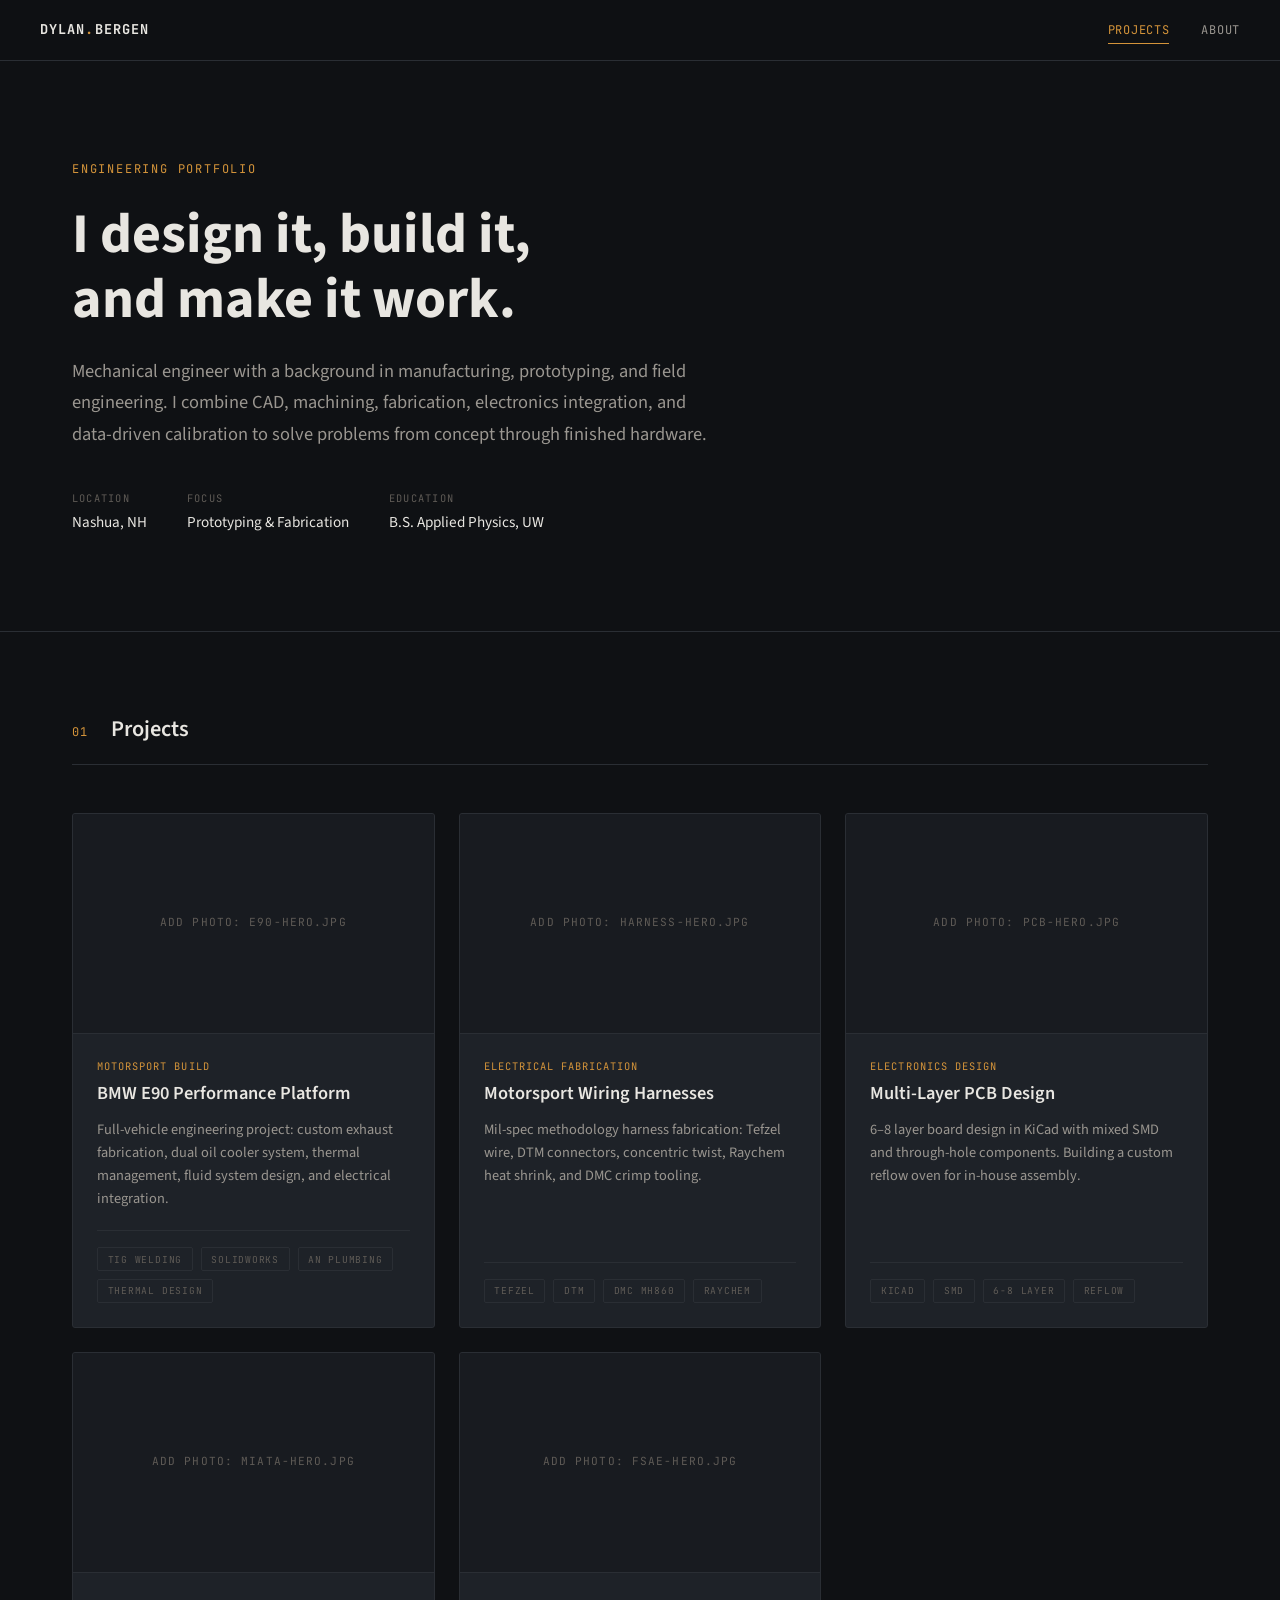
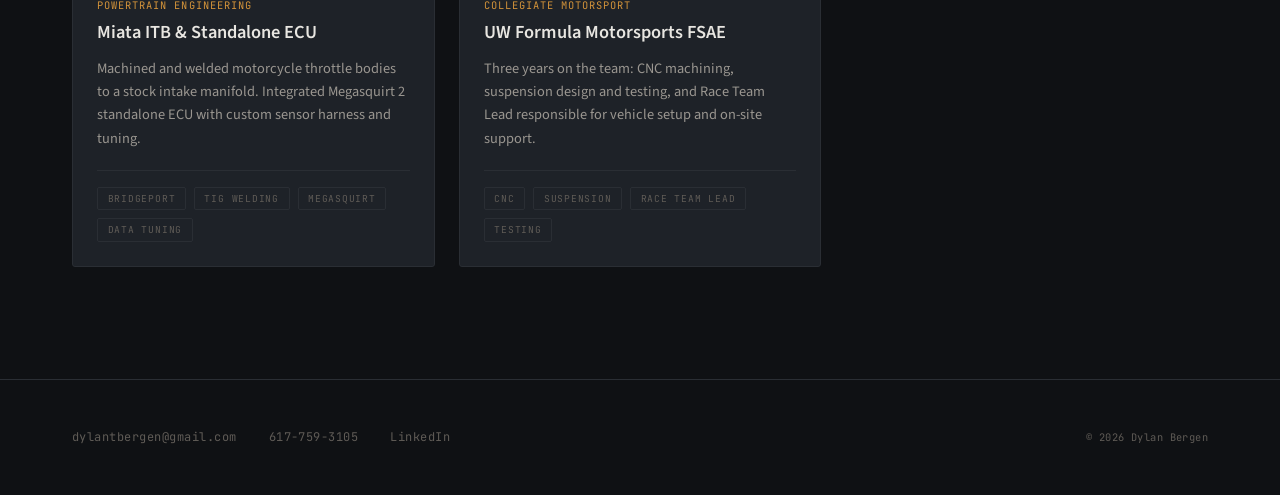
<file: index.html>
<!DOCTYPE html>
<html lang="en">
<head>
  <meta charset="UTF-8">
  <meta name="viewport" content="width=device-width, initial-scale=1.0">
  <title>Dylan Bergen — Mechanical Engineer</title>
  <meta name="description" content="Engineering portfolio of Dylan Bergen. Mechanical design, fabrication, electronics integration, and prototyping.">
  <link rel="stylesheet" href="css/style.css">
</head>
<body>

  <nav class="nav">
    <div class="nav-inner">
      <a href="index.html" class="nav-logo">Dylan<span>.</span>Bergen</a>
      <button class="nav-toggle" aria-label="Toggle navigation">
        <span></span><span></span><span></span>
      </button>
      <ul class="nav-links">
        <li><a href="index.html" class="active">Projects</a></li>
        <li><a href="about.html">About</a></li>
        <!-- <li><a href="Dylan_Bergen_Resume.pdf" target="_blank">Resume</a></li> -->
      </ul>
    </div>
  </nav>

  <header class="hero">
    <div class="container">
      <div class="hero-label">Engineering Portfolio</div>
      <h1>I design it, build it,<br>and make it work.</h1>
      <p class="hero-description">
        Mechanical engineer with a background in manufacturing, prototyping, and field engineering. 
        I combine CAD, machining, fabrication, electronics integration, and data-driven calibration 
        to solve problems from concept through finished hardware.
      </p>
      <div class="hero-meta">
        <div class="hero-meta-item">
          <span class="hero-meta-label">Location</span>
          <span class="hero-meta-value">Nashua, NH</span>
        </div>
        <div class="hero-meta-item">
          <span class="hero-meta-label">Focus</span>
          <span class="hero-meta-value">Prototyping &amp; Fabrication</span>
        </div>
        <div class="hero-meta-item">
          <span class="hero-meta-label">Education</span>
          <span class="hero-meta-value">B.S. Applied Physics, UW</span>
        </div>
      </div>
    </div>
  </header>

  <section class="section">
    <div class="container">
      <div class="section-header">
        <span class="section-number">01</span>
        <h2 class="section-title">Projects</h2>
      </div>

      <div class="project-grid">

        <!-- E90 BMW Build -->
        <a href="projects/e90.html" class="project-card">
          <div class="project-card-image">
            <!-- Replace with: <img src="images/projects/e90-hero.jpg" alt="BMW E90 build"> -->
            <span class="project-card-placeholder">Add photo: e90-hero.jpg</span>
          </div>
          <div class="project-card-body">
            <span class="project-card-category">Motorsport Build</span>
            <h3 class="project-card-title">BMW E90 Performance Platform</h3>
            <p class="project-card-desc">
              Full-vehicle engineering project: custom exhaust fabrication, dual oil cooler system, 
              thermal management, fluid system design, and electrical integration.
            </p>
            <div class="project-card-tags">
              <span class="tag">TIG Welding</span>
              <span class="tag">SolidWorks</span>
              <span class="tag">AN Plumbing</span>
              <span class="tag">Thermal Design</span>
            </div>
          </div>
        </a>

        <!-- Wiring Harness -->
        <a href="projects/harness.html" class="project-card">
          <div class="project-card-image">
            <!-- Replace with: <img src="images/projects/harness-hero.jpg" alt="Motorsport wiring harness"> -->
            <span class="project-card-placeholder">Add photo: harness-hero.jpg</span>
          </div>
          <div class="project-card-body">
            <span class="project-card-category">Electrical Fabrication</span>
            <h3 class="project-card-title">Motorsport Wiring Harnesses</h3>
            <p class="project-card-desc">
              Mil-spec methodology harness fabrication: Tefzel wire, DTM connectors, 
              concentric twist, Raychem heat shrink, and DMC crimp tooling.
            </p>
            <div class="project-card-tags">
              <span class="tag">Tefzel</span>
              <span class="tag">DTM</span>
              <span class="tag">DMC MH860</span>
              <span class="tag">Raychem</span>
            </div>
          </div>
        </a>

        <!-- PCB Design -->
        <a href="projects/pcb.html" class="project-card">
          <div class="project-card-image">
            <!-- Replace with: <img src="images/projects/pcb-hero.jpg" alt="Multi-layer PCB design"> -->
            <span class="project-card-placeholder">Add photo: pcb-hero.jpg</span>
          </div>
          <div class="project-card-body">
            <span class="project-card-category">Electronics Design</span>
            <h3 class="project-card-title">Multi-Layer PCB Design</h3>
            <p class="project-card-desc">
              6–8 layer board design in KiCad with mixed SMD and through-hole components. 
              Building a custom reflow oven for in-house assembly.
            </p>
            <div class="project-card-tags">
              <span class="tag">KiCad</span>
              <span class="tag">SMD</span>
              <span class="tag">6-8 Layer</span>
              <span class="tag">Reflow</span>
            </div>
          </div>
        </a>

        <!-- Miata ITB -->
        <a href="projects/miata.html" class="project-card">
          <div class="project-card-image">
            <!-- Replace with: <img src="images/projects/miata-hero.jpg" alt="Miata ITB project"> -->
            <span class="project-card-placeholder">Add photo: miata-hero.jpg</span>
          </div>
          <div class="project-card-body">
            <span class="project-card-category">Powertrain Engineering</span>
            <h3 class="project-card-title">Miata ITB &amp; Standalone ECU</h3>
            <p class="project-card-desc">
              Machined and welded motorcycle throttle bodies to a stock intake manifold. 
              Integrated Megasquirt 2 standalone ECU with custom sensor harness and tuning.
            </p>
            <div class="project-card-tags">
              <span class="tag">Bridgeport</span>
              <span class="tag">TIG Welding</span>
              <span class="tag">Megasquirt</span>
              <span class="tag">Data Tuning</span>
            </div>
          </div>
        </a>

        <!-- FSAE -->
        <a href="projects/fsae.html" class="project-card">
          <div class="project-card-image">
            <!-- Replace with: <img src="images/projects/fsae-hero.jpg" alt="FSAE race car"> -->
            <span class="project-card-placeholder">Add photo: fsae-hero.jpg</span>
          </div>
          <div class="project-card-body">
            <span class="project-card-category">Collegiate Motorsport</span>
            <h3 class="project-card-title">UW Formula Motorsports FSAE</h3>
            <p class="project-card-desc">
              Three years on the team: CNC machining, suspension design and testing, 
              and Race Team Lead responsible for vehicle setup and on-site support.
            </p>
            <div class="project-card-tags">
              <span class="tag">CNC</span>
              <span class="tag">Suspension</span>
              <span class="tag">Race Team Lead</span>
              <span class="tag">Testing</span>
            </div>
          </div>
        </a>

      </div>
    </div>
  </section>

  <footer class="footer">
    <div class="container">
      <div class="footer-inner">
        <div class="footer-contact">
          <a href="mailto:dylantbergen@gmail.com">dylantbergen@gmail.com</a>
          <a href="tel:6177593105">617-759-3105</a>
          <a href="https://linkedin.com/in/dylanbergen" target="_blank" rel="noopener">LinkedIn</a>
        </div>
        <span class="footer-copy">&copy; 2026 Dylan Bergen</span>
      </div>
    </div>
  </footer>

  <script src="js/main.js"></script>
</body>
</html>
</file>
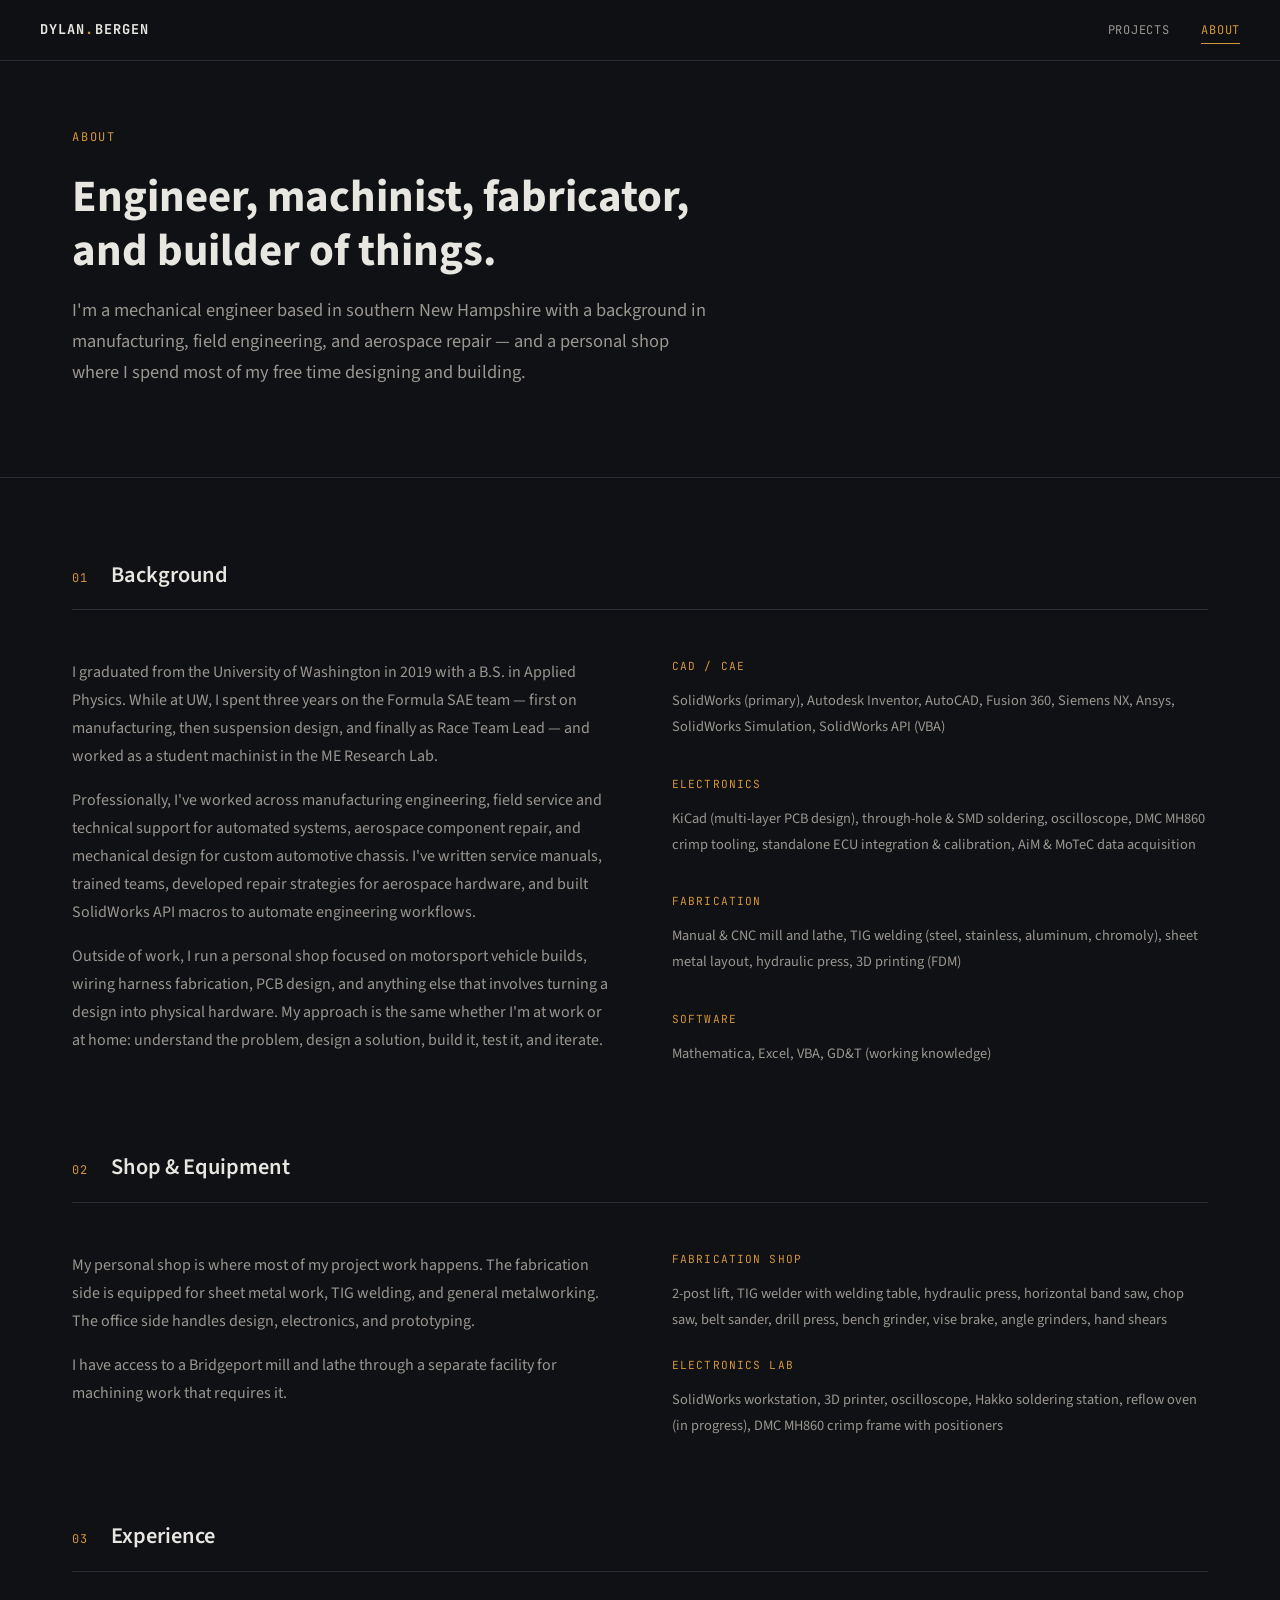
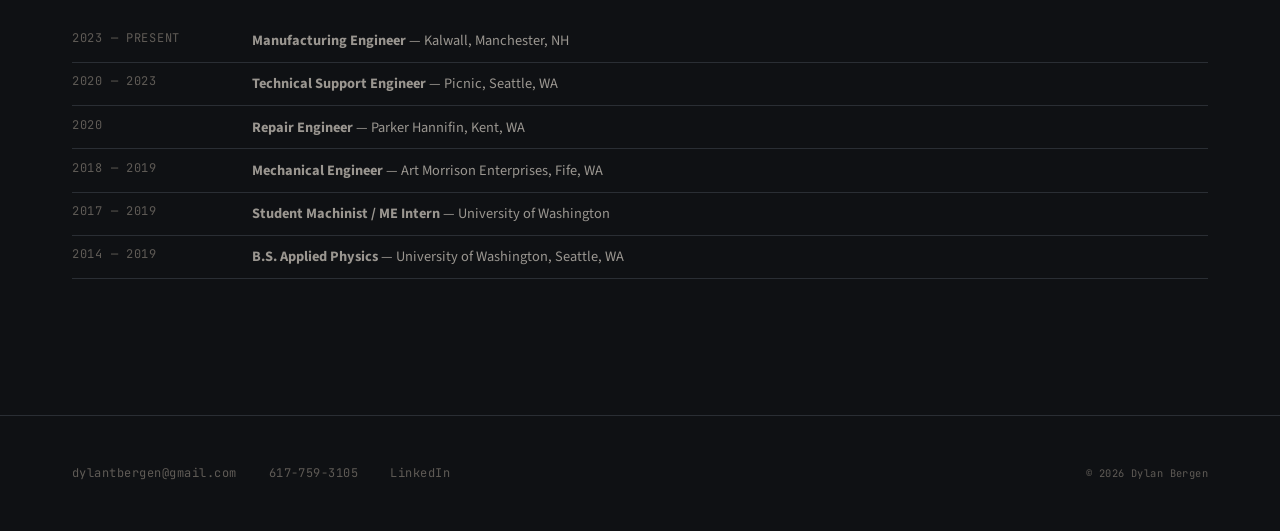
<file: about.html>
<!DOCTYPE html>
<html lang="en">
<head>
  <meta charset="UTF-8">
  <meta name="viewport" content="width=device-width, initial-scale=1.0">
  <title>About — Dylan Bergen</title>
  <meta name="description" content="Background, skills, and equipment. Mechanical engineer specializing in prototyping, fabrication, and electronics integration.">
  <link rel="stylesheet" href="css/style.css">
</head>
<body>

  <nav class="nav">
    <div class="nav-inner">
      <a href="index.html" class="nav-logo">Dylan<span>.</span>Bergen</a>
      <button class="nav-toggle" aria-label="Toggle navigation">
        <span></span><span></span><span></span>
      </button>
      <ul class="nav-links">
        <li><a href="index.html">Projects</a></li>
        <li><a href="about.html" class="active">About</a></li>
      </ul>
    </div>
  </nav>

  <header class="project-hero">
    <div class="container">
      <div class="hero-label">About</div>
      <h1>Engineer, machinist, fabricator,<br>and builder of things.</h1>
      <p class="hero-description">
        I'm a mechanical engineer based in southern New Hampshire with a background in 
        manufacturing, field engineering, and aerospace repair — and a personal shop where 
        I spend most of my free time designing and building.
      </p>
    </div>
  </header>

  <section class="section">
    <div class="container">
      <div class="section-header">
        <span class="section-number">01</span>
        <h2 class="section-title">Background</h2>
      </div>
      <div class="about-grid">
        <div class="about-text">
          <p>
            I graduated from the University of Washington in 2019 with a B.S. in Applied Physics. 
            While at UW, I spent three years on the Formula SAE team — first on manufacturing, 
            then suspension design, and finally as Race Team Lead — and worked as a student machinist 
            in the ME Research Lab.
          </p>
          <p>
            Professionally, I've worked across manufacturing engineering, field service and technical 
            support for automated systems, aerospace component repair, and mechanical design for 
            custom automotive chassis. I've written service manuals, trained teams, developed repair 
            strategies for aerospace hardware, and built SolidWorks API macros to automate 
            engineering workflows.
          </p>
          <p>
            Outside of work, I run a personal shop focused on motorsport vehicle builds, wiring 
            harness fabrication, PCB design, and anything else that involves turning a design 
            into physical hardware. My approach is the same whether I'm at work or at home: 
            understand the problem, design a solution, build it, test it, and iterate.
          </p>
        </div>
        <div class="skills-grid">
          <div>
            <div class="skill-group-label">CAD / CAE</div>
            <div class="skill-group-items">
              SolidWorks (primary), Autodesk Inventor, AutoCAD, Fusion 360, 
              Siemens NX, Ansys, SolidWorks Simulation, SolidWorks API (VBA)
            </div>
          </div>
          <div>
            <div class="skill-group-label">Electronics</div>
            <div class="skill-group-items">
              KiCad (multi-layer PCB design), through-hole &amp; SMD soldering, 
              oscilloscope, DMC MH860 crimp tooling, standalone ECU integration 
              &amp; calibration, AiM &amp; MoTeC data acquisition
            </div>
          </div>
          <div>
            <div class="skill-group-label">Fabrication</div>
            <div class="skill-group-items">
              Manual &amp; CNC mill and lathe, TIG welding (steel, stainless, aluminum, chromoly), 
              sheet metal layout, hydraulic press, 3D printing (FDM)
            </div>
          </div>
          <div>
            <div class="skill-group-label">Software</div>
            <div class="skill-group-items">
              Mathematica, Excel, VBA, GD&amp;T (working knowledge)
            </div>
          </div>
        </div>
      </div>
    </div>
  </section>

  <section class="section" style="padding-top: 0;">
    <div class="container">
      <div class="section-header">
        <span class="section-number">02</span>
        <h2 class="section-title">Shop &amp; Equipment</h2>
      </div>
      <div class="about-grid">
        <div class="about-text">
          <p>
            My personal shop is where most of my project work happens. The fabrication side 
            is equipped for sheet metal work, TIG welding, and general metalworking. The office 
            side handles design, electronics, and prototyping.
          </p>
          <p>
            I have access to a Bridgeport mill and lathe through a separate facility for 
            machining work that requires it.
          </p>
        </div>
        <div>
          <div class="skill-group-label">Fabrication Shop</div>
          <div class="skill-group-items" style="margin-bottom: 1.5rem;">
            2-post lift, TIG welder with welding table, hydraulic press, 
            horizontal band saw, chop saw, belt sander, drill press, 
            bench grinder, vise brake, angle grinders, hand shears
          </div>
          <div class="skill-group-label">Electronics Lab</div>
          <div class="skill-group-items">
            SolidWorks workstation, 3D printer, oscilloscope, 
            Hakko soldering station, reflow oven (in progress), 
            DMC MH860 crimp frame with positioners
          </div>
        </div>
      </div>
    </div>
  </section>

  <section class="section" style="padding-top: 0;">
    <div class="container">
      <div class="section-header">
        <span class="section-number">03</span>
        <h2 class="section-title">Experience</h2>
      </div>
      <table class="spec-table" style="max-width: 100%;">
        <tr>
          <td>2023 — Present</td>
          <td><strong>Manufacturing Engineer</strong> — Kalwall, Manchester, NH</td>
        </tr>
        <tr>
          <td>2020 — 2023</td>
          <td><strong>Technical Support Engineer</strong> — Picnic, Seattle, WA</td>
        </tr>
        <tr>
          <td>2020</td>
          <td><strong>Repair Engineer</strong> — Parker Hannifin, Kent, WA</td>
        </tr>
        <tr>
          <td>2018 — 2019</td>
          <td><strong>Mechanical Engineer</strong> — Art Morrison Enterprises, Fife, WA</td>
        </tr>
        <tr>
          <td>2017 — 2019</td>
          <td><strong>Student Machinist / ME Intern</strong> — University of Washington</td>
        </tr>
        <tr>
          <td>2014 — 2019</td>
          <td><strong>B.S. Applied Physics</strong> — University of Washington, Seattle, WA</td>
        </tr>
      </table>
    </div>
  </section>

  <footer class="footer">
    <div class="container">
      <div class="footer-inner">
        <div class="footer-contact">
          <a href="mailto:dylantbergen@gmail.com">dylantbergen@gmail.com</a>
          <a href="tel:6177593105">617-759-3105</a>
          <a href="https://linkedin.com/in/dylanbergen" target="_blank" rel="noopener">LinkedIn</a>
        </div>
        <span class="footer-copy">&copy; 2026 Dylan Bergen</span>
      </div>
    </div>
  </footer>

  <script src="js/main.js"></script>
</body>
</html>
</file>
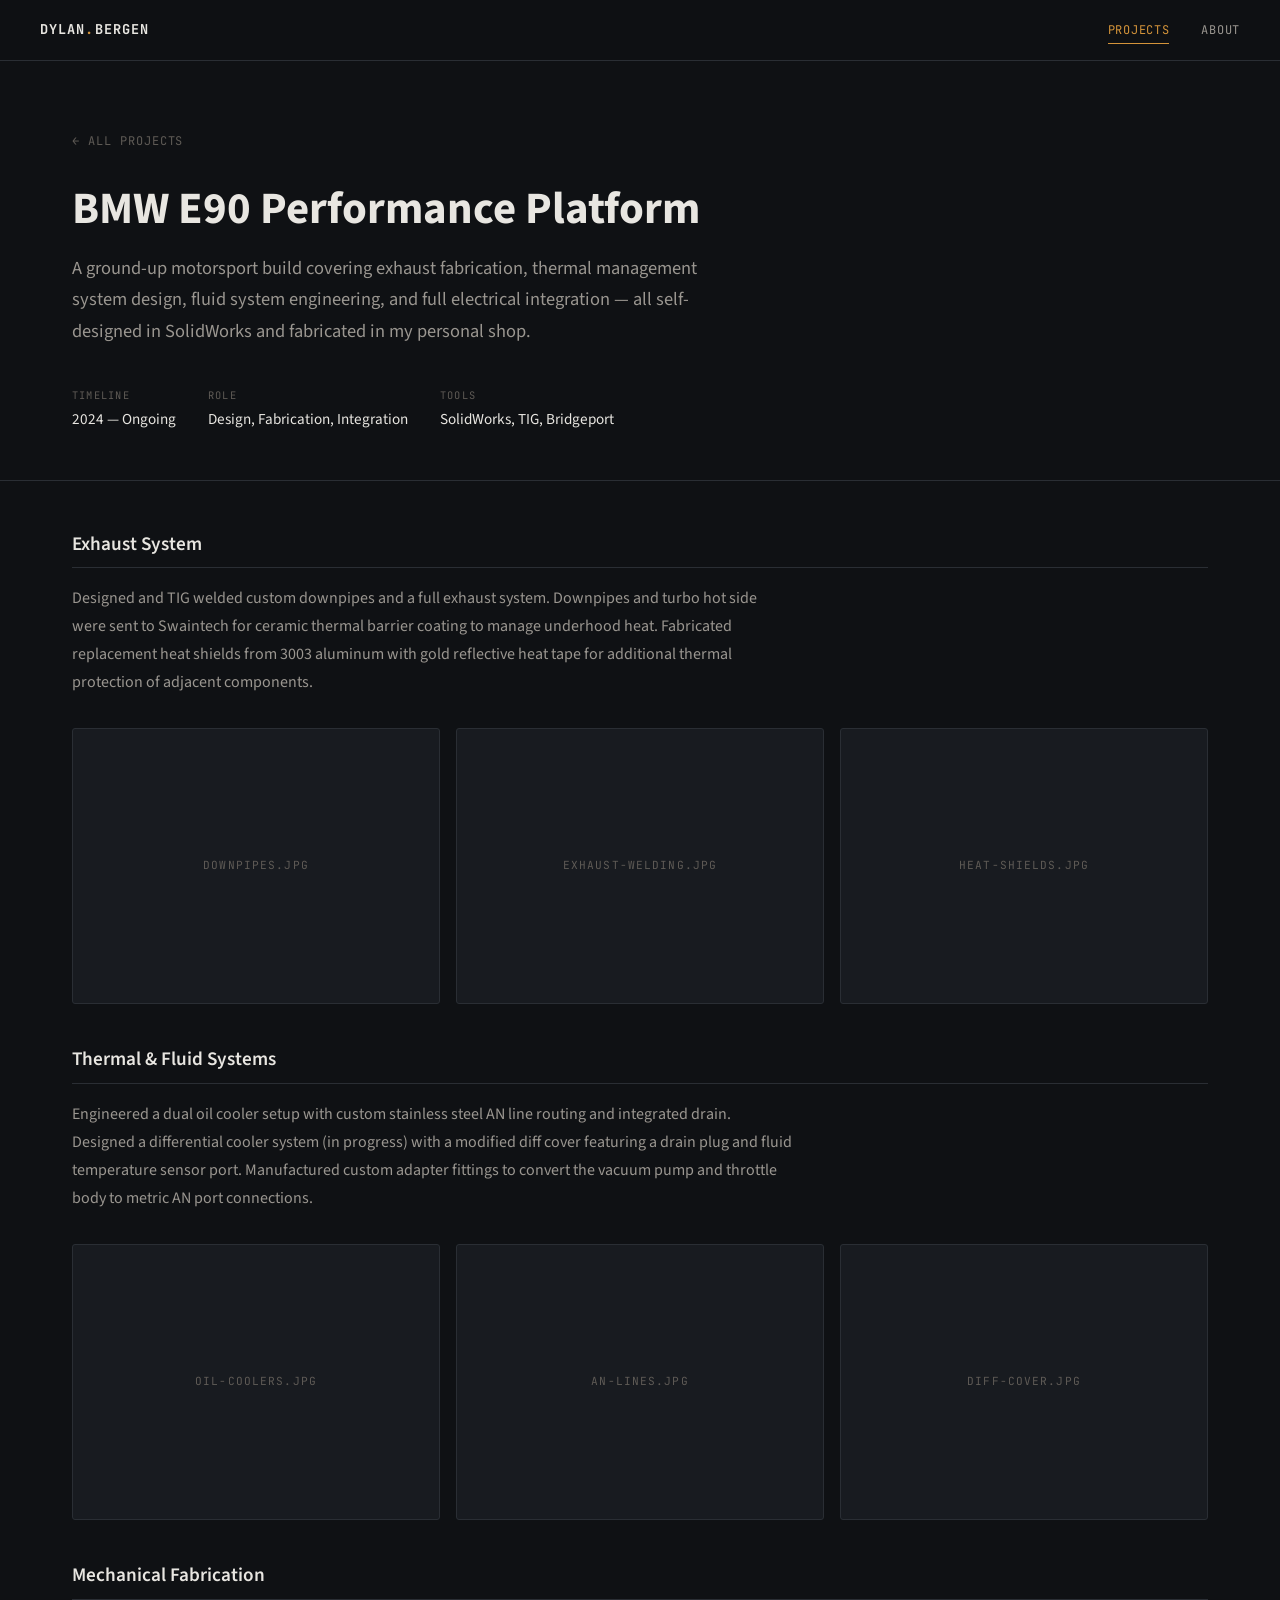
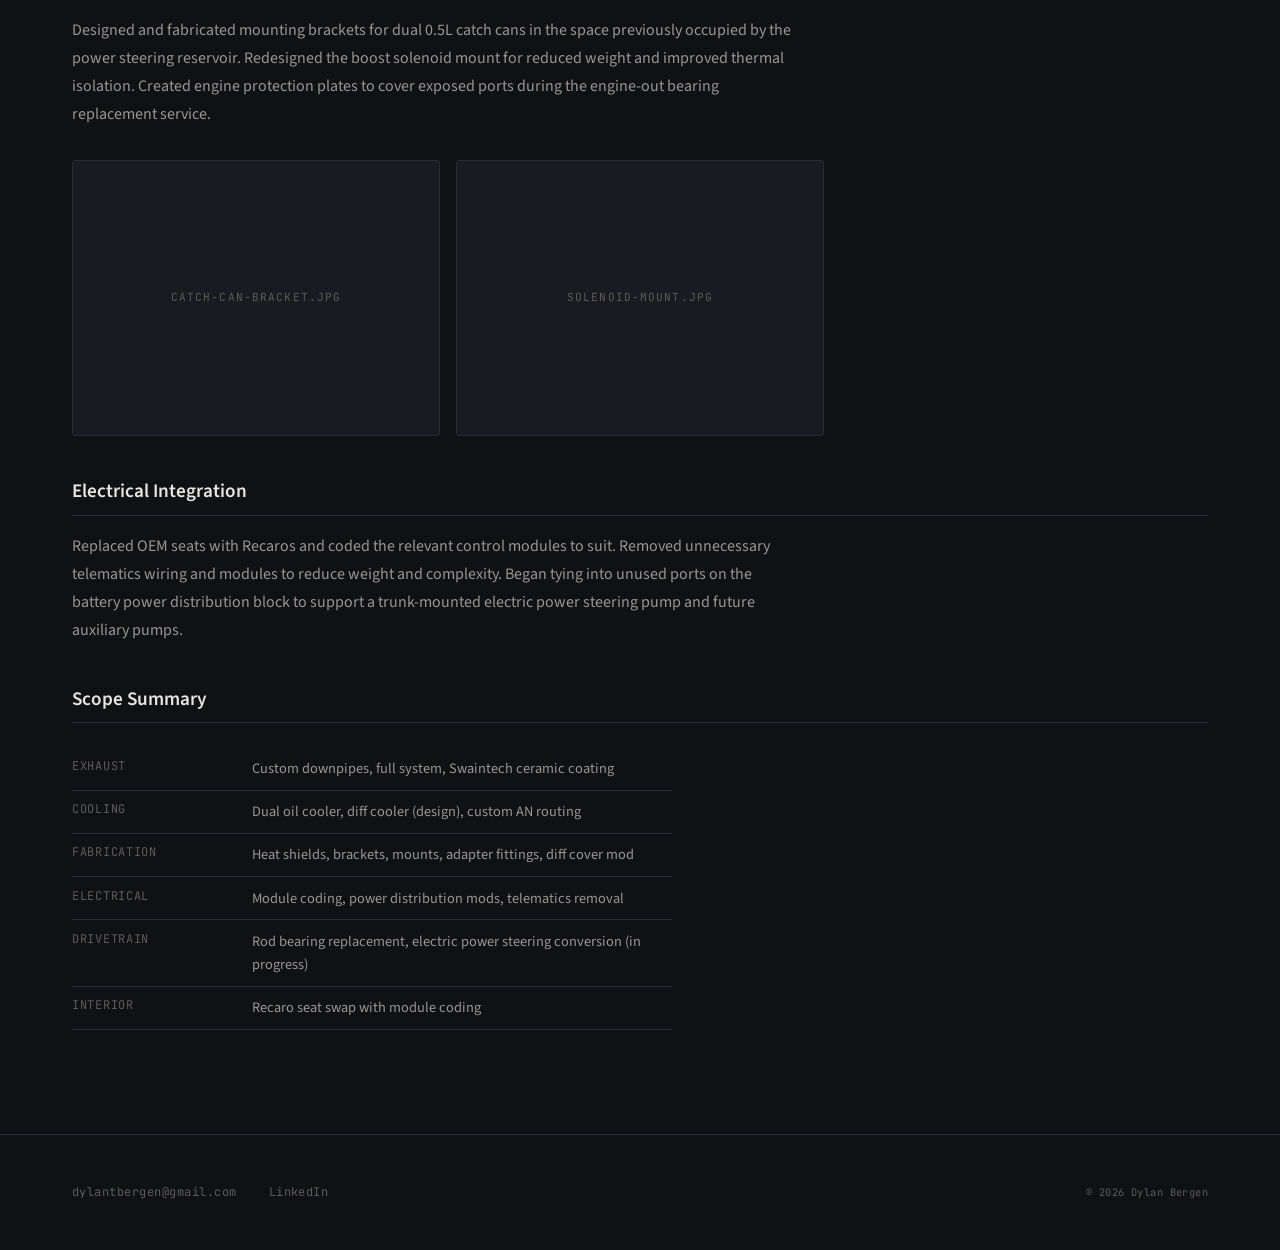
<file: projects/e90.html>
<!DOCTYPE html>
<html lang="en">
<head>
  <meta charset="UTF-8">
  <meta name="viewport" content="width=device-width, initial-scale=1.0">
  <title>BMW E90 Build — Dylan Bergen</title>
  <link rel="stylesheet" href="../css/style.css">
</head>
<body>

  <nav class="nav">
    <div class="nav-inner">
      <a href="../index.html" class="nav-logo">Dylan<span>.</span>Bergen</a>
      <button class="nav-toggle" aria-label="Toggle navigation">
        <span></span><span></span><span></span>
      </button>
      <ul class="nav-links">
        <li><a href="../index.html" class="active">Projects</a></li>
        <li><a href="../about.html">About</a></li>
      </ul>
    </div>
  </nav>

  <header class="project-hero">
    <div class="container">
      <a href="../index.html" class="project-back">&larr; All Projects</a>
      <h1>BMW E90 Performance Platform</h1>
      <p class="hero-description">
        A ground-up motorsport build covering exhaust fabrication, thermal management system 
        design, fluid system engineering, and full electrical integration — all self-designed 
        in SolidWorks and fabricated in my personal shop.
      </p>
      <div class="project-hero-meta">
        <div class="hero-meta-item">
          <span class="hero-meta-label">Timeline</span>
          <span class="hero-meta-value">2024 — Ongoing</span>
        </div>
        <div class="hero-meta-item">
          <span class="hero-meta-label">Role</span>
          <span class="hero-meta-value">Design, Fabrication, Integration</span>
        </div>
        <div class="hero-meta-item">
          <span class="hero-meta-label">Tools</span>
          <span class="hero-meta-value">SolidWorks, TIG, Bridgeport</span>
        </div>
      </div>
    </div>
  </header>

  <section class="project-content">
    <div class="container">

      <h2>Exhaust System</h2>
      <p>
        Designed and TIG welded custom downpipes and a full exhaust system. Downpipes and turbo 
        hot side were sent to Swaintech for ceramic thermal barrier coating to manage underhood 
        heat. Fabricated replacement heat shields from 3003 aluminum with gold reflective heat 
        tape for additional thermal protection of adjacent components.
      </p>
      <!-- PHOTO GALLERY: Add your exhaust photos here -->
      <div class="project-gallery">
        <div class="project-gallery-item">
          <span class="project-card-placeholder">downpipes.jpg</span>
        </div>
        <div class="project-gallery-item">
          <span class="project-card-placeholder">exhaust-welding.jpg</span>
        </div>
        <div class="project-gallery-item">
          <span class="project-card-placeholder">heat-shields.jpg</span>
        </div>
      </div>

      <h2>Thermal &amp; Fluid Systems</h2>
      <p>
        Engineered a dual oil cooler setup with custom stainless steel AN line routing and 
        integrated drain. Designed a differential cooler system (in progress) with a modified 
        diff cover featuring a drain plug and fluid temperature sensor port. Manufactured custom 
        adapter fittings to convert the vacuum pump and throttle body to metric AN port connections.
      </p>
      <div class="project-gallery">
        <div class="project-gallery-item">
          <span class="project-card-placeholder">oil-coolers.jpg</span>
        </div>
        <div class="project-gallery-item">
          <span class="project-card-placeholder">an-lines.jpg</span>
        </div>
        <div class="project-gallery-item">
          <span class="project-card-placeholder">diff-cover.jpg</span>
        </div>
      </div>

      <h2>Mechanical Fabrication</h2>
      <p>
        Designed and fabricated mounting brackets for dual 0.5L catch cans in the space previously 
        occupied by the power steering reservoir. Redesigned the boost solenoid mount for reduced 
        weight and improved thermal isolation. Created engine protection plates to cover exposed 
        ports during the engine-out bearing replacement service.
      </p>
      <div class="project-gallery">
        <div class="project-gallery-item">
          <span class="project-card-placeholder">catch-can-bracket.jpg</span>
        </div>
        <div class="project-gallery-item">
          <span class="project-card-placeholder">solenoid-mount.jpg</span>
        </div>
      </div>

      <h2>Electrical Integration</h2>
      <p>
        Replaced OEM seats with Recaros and coded the relevant control modules to suit. 
        Removed unnecessary telematics wiring and modules to reduce weight and complexity. 
        Began tying into unused ports on the battery power distribution block to support a 
        trunk-mounted electric power steering pump and future auxiliary pumps.
      </p>

      <h2>Scope Summary</h2>
      <table class="spec-table">
        <tr><td>Exhaust</td><td>Custom downpipes, full system, Swaintech ceramic coating</td></tr>
        <tr><td>Cooling</td><td>Dual oil cooler, diff cooler (design), custom AN routing</td></tr>
        <tr><td>Fabrication</td><td>Heat shields, brackets, mounts, adapter fittings, diff cover mod</td></tr>
        <tr><td>Electrical</td><td>Module coding, power distribution mods, telematics removal</td></tr>
        <tr><td>Drivetrain</td><td>Rod bearing replacement, electric power steering conversion (in progress)</td></tr>
        <tr><td>Interior</td><td>Recaro seat swap with module coding</td></tr>
      </table>

    </div>
  </section>

  <footer class="footer">
    <div class="container">
      <div class="footer-inner">
        <div class="footer-contact">
          <a href="mailto:dylantbergen@gmail.com">dylantbergen@gmail.com</a>
          <a href="https://linkedin.com/in/dylanbergen" target="_blank" rel="noopener">LinkedIn</a>
        </div>
        <span class="footer-copy">&copy; 2026 Dylan Bergen</span>
      </div>
    </div>
  </footer>

  <script src="../js/main.js"></script>
</body>
</html>
</file>
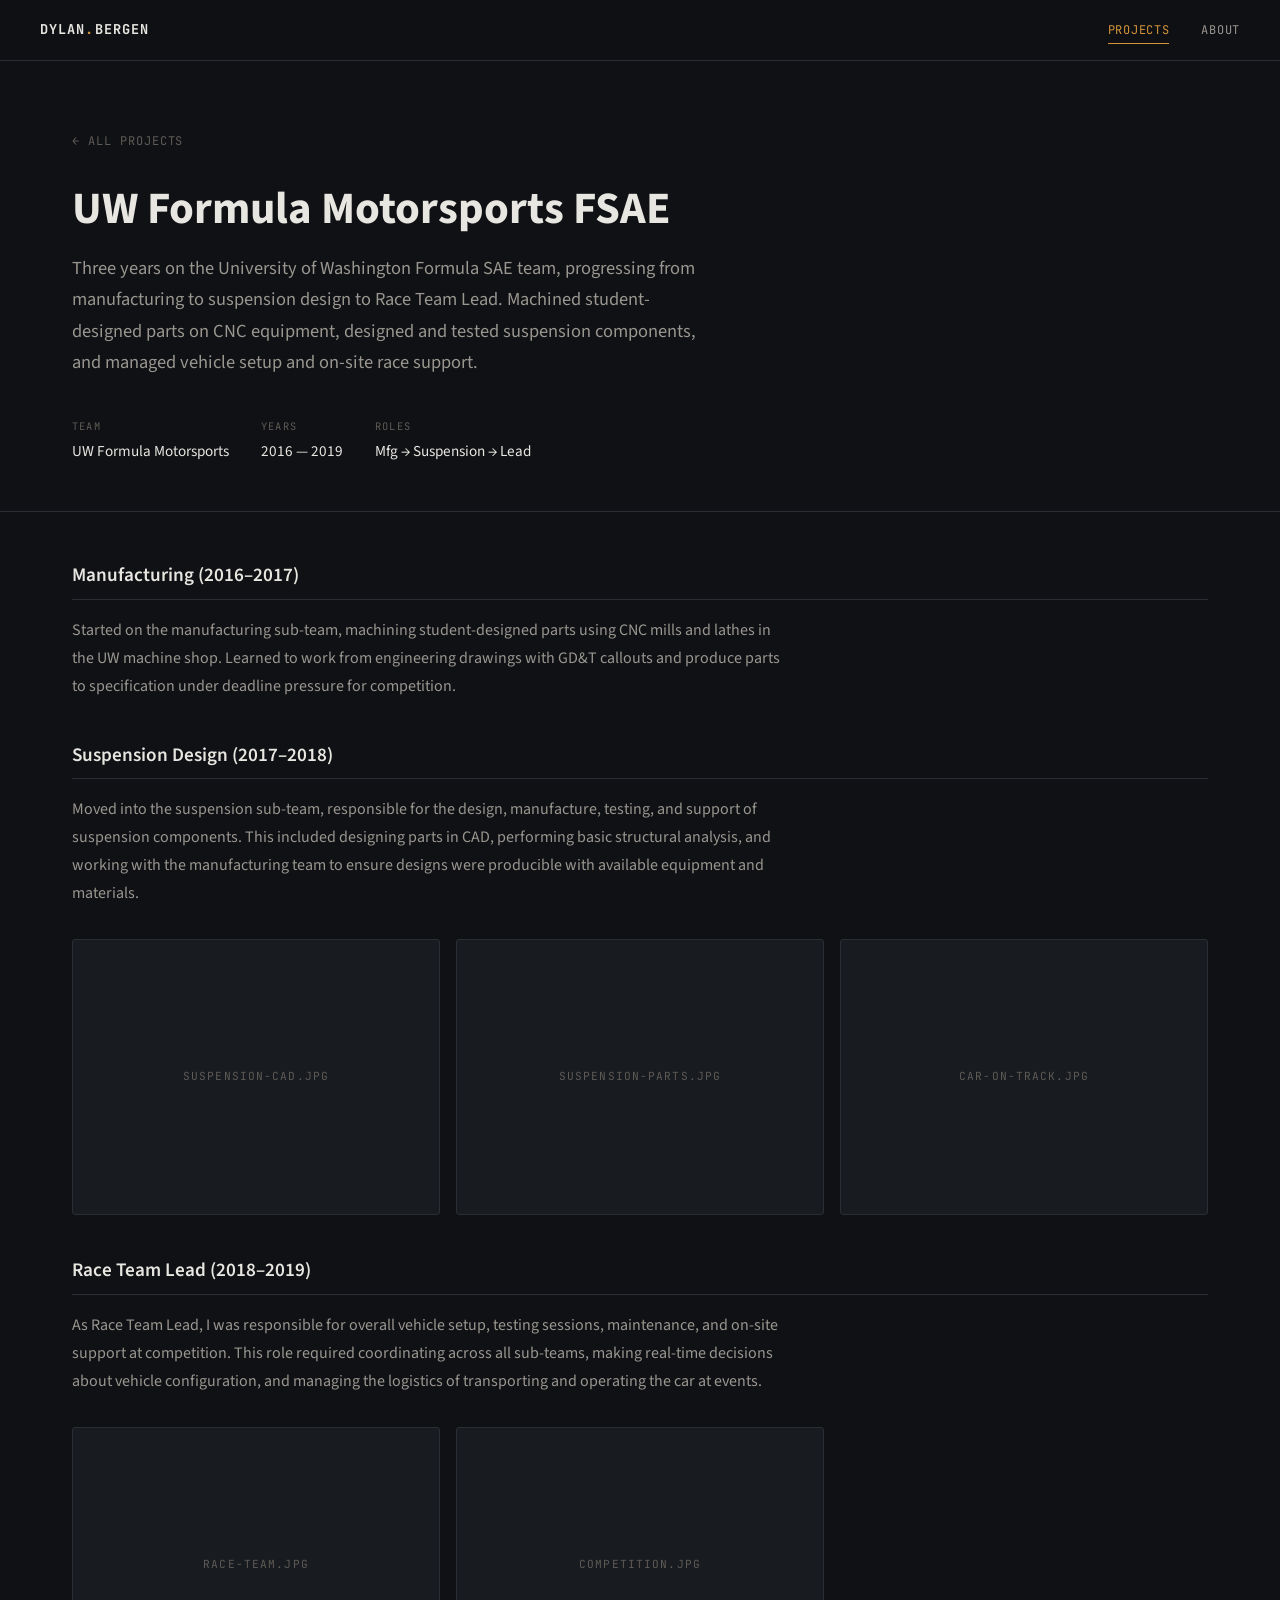
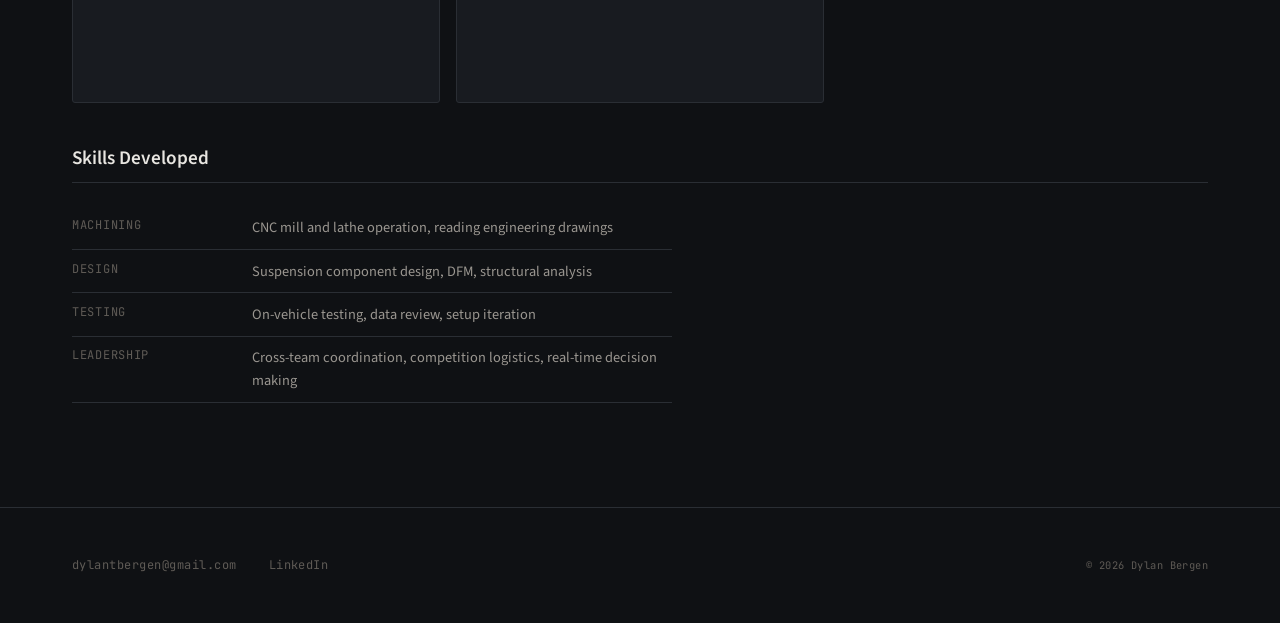
<file: projects/fsae.html>
<!DOCTYPE html>
<html lang="en">
<head>
  <meta charset="UTF-8">
  <meta name="viewport" content="width=device-width, initial-scale=1.0">
  <title>FSAE — Dylan Bergen</title>
  <link rel="stylesheet" href="../css/style.css">
</head>
<body>

  <nav class="nav">
    <div class="nav-inner">
      <a href="../index.html" class="nav-logo">Dylan<span>.</span>Bergen</a>
      <button class="nav-toggle" aria-label="Toggle navigation"><span></span><span></span><span></span></button>
      <ul class="nav-links">
        <li><a href="../index.html" class="active">Projects</a></li>
        <li><a href="../about.html">About</a></li>
      </ul>
    </div>
  </nav>

  <header class="project-hero">
    <div class="container">
      <a href="../index.html" class="project-back">&larr; All Projects</a>
      <h1>UW Formula Motorsports FSAE</h1>
      <p class="hero-description">
        Three years on the University of Washington Formula SAE team, progressing from 
        manufacturing to suspension design to Race Team Lead. Machined student-designed 
        parts on CNC equipment, designed and tested suspension components, and managed 
        vehicle setup and on-site race support.
      </p>
      <div class="project-hero-meta">
        <div class="hero-meta-item">
          <span class="hero-meta-label">Team</span>
          <span class="hero-meta-value">UW Formula Motorsports</span>
        </div>
        <div class="hero-meta-item">
          <span class="hero-meta-label">Years</span>
          <span class="hero-meta-value">2016 — 2019</span>
        </div>
        <div class="hero-meta-item">
          <span class="hero-meta-label">Roles</span>
          <span class="hero-meta-value">Mfg → Suspension → Lead</span>
        </div>
      </div>
    </div>
  </header>

  <section class="project-content">
    <div class="container">

      <h2>Manufacturing (2016–2017)</h2>
      <p>
        Started on the manufacturing sub-team, machining student-designed parts using 
        CNC mills and lathes in the UW machine shop. Learned to work from engineering 
        drawings with GD&amp;T callouts and produce parts to specification under deadline 
        pressure for competition.
      </p>

      <h2>Suspension Design (2017–2018)</h2>
      <p>
        Moved into the suspension sub-team, responsible for the design, manufacture, testing, 
        and support of suspension components. This included designing parts in CAD, performing 
        basic structural analysis, and working with the manufacturing team to ensure designs 
        were producible with available equipment and materials.
      </p>
      <div class="project-gallery">
        <div class="project-gallery-item">
          <span class="project-card-placeholder">suspension-cad.jpg</span>
        </div>
        <div class="project-gallery-item">
          <span class="project-card-placeholder">suspension-parts.jpg</span>
        </div>
        <div class="project-gallery-item">
          <span class="project-card-placeholder">car-on-track.jpg</span>
        </div>
      </div>

      <h2>Race Team Lead (2018–2019)</h2>
      <p>
        As Race Team Lead, I was responsible for overall vehicle setup, testing sessions, 
        maintenance, and on-site support at competition. This role required coordinating 
        across all sub-teams, making real-time decisions about vehicle configuration, and 
        managing the logistics of transporting and operating the car at events.
      </p>
      <div class="project-gallery">
        <div class="project-gallery-item">
          <span class="project-card-placeholder">race-team.jpg</span>
        </div>
        <div class="project-gallery-item">
          <span class="project-card-placeholder">competition.jpg</span>
        </div>
      </div>

      <h2>Skills Developed</h2>
      <table class="spec-table">
        <tr><td>Machining</td><td>CNC mill and lathe operation, reading engineering drawings</td></tr>
        <tr><td>Design</td><td>Suspension component design, DFM, structural analysis</td></tr>
        <tr><td>Testing</td><td>On-vehicle testing, data review, setup iteration</td></tr>
        <tr><td>Leadership</td><td>Cross-team coordination, competition logistics, real-time decision making</td></tr>
      </table>

    </div>
  </section>

  <footer class="footer">
    <div class="container">
      <div class="footer-inner">
        <div class="footer-contact">
          <a href="mailto:dylantbergen@gmail.com">dylantbergen@gmail.com</a>
          <a href="https://linkedin.com/in/dylanbergen" target="_blank" rel="noopener">LinkedIn</a>
        </div>
        <span class="footer-copy">&copy; 2026 Dylan Bergen</span>
      </div>
    </div>
  </footer>

  <script src="../js/main.js"></script>
</body>
</html>
</file>
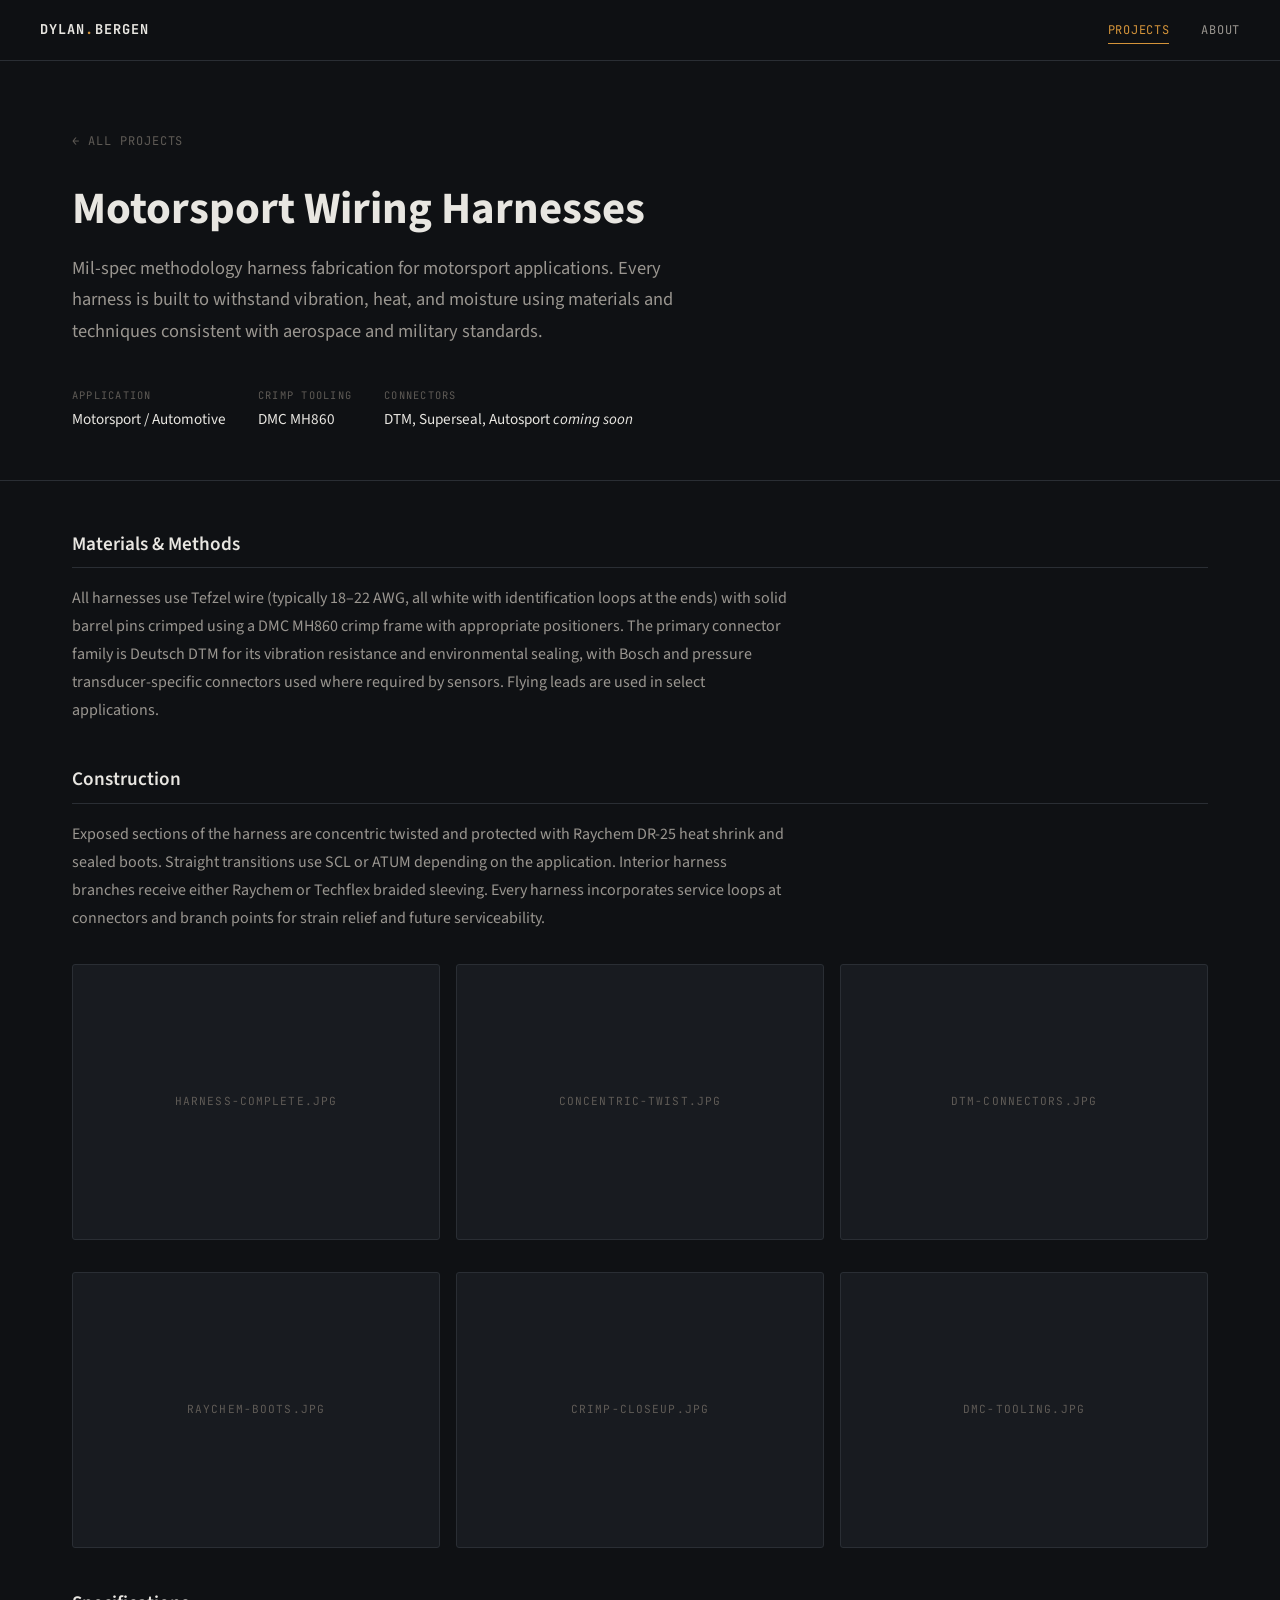
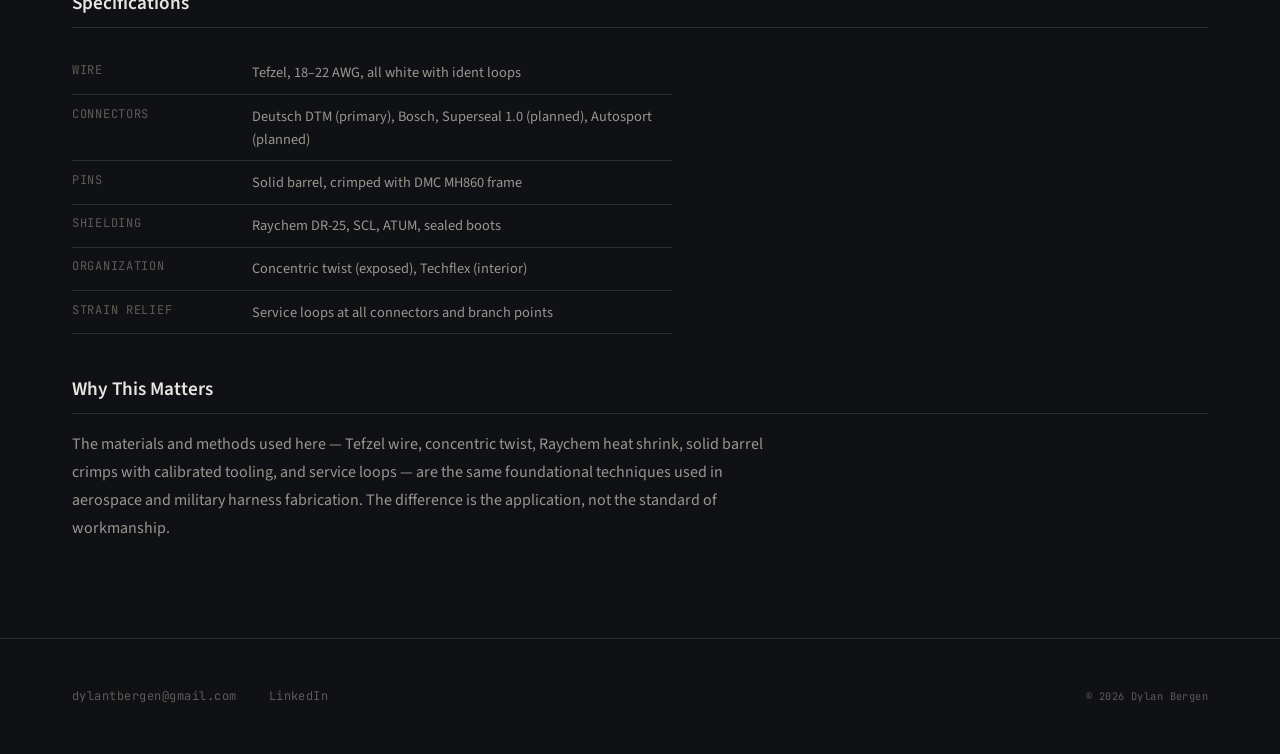
<file: projects/harness.html>
<!DOCTYPE html>
<html lang="en">
<head>
  <meta charset="UTF-8">
  <meta name="viewport" content="width=device-width, initial-scale=1.0">
  <title>Wiring Harnesses — Dylan Bergen</title>
  <link rel="stylesheet" href="../css/style.css">
</head>
<body>

  <nav class="nav">
    <div class="nav-inner">
      <a href="../index.html" class="nav-logo">Dylan<span>.</span>Bergen</a>
      <button class="nav-toggle" aria-label="Toggle navigation"><span></span><span></span><span></span></button>
      <ul class="nav-links">
        <li><a href="../index.html" class="active">Projects</a></li>
        <li><a href="../about.html">About</a></li>
      </ul>
    </div>
  </nav>

  <header class="project-hero">
    <div class="container">
      <a href="../index.html" class="project-back">&larr; All Projects</a>
      <h1>Motorsport Wiring Harnesses</h1>
      <p class="hero-description">
        Mil-spec methodology harness fabrication for motorsport applications. Every harness is 
        built to withstand vibration, heat, and moisture using materials and techniques consistent 
        with aerospace and military standards.
      </p>
      <div class="project-hero-meta">
        <div class="hero-meta-item">
          <span class="hero-meta-label">Application</span>
          <span class="hero-meta-value">Motorsport / Automotive</span>
        </div>
        <div class="hero-meta-item">
          <span class="hero-meta-label">Crimp Tooling</span>
          <span class="hero-meta-value">DMC MH860</span>
        </div>
        <div class="hero-meta-item">
          <span class="hero-meta-label">Connectors</span>
          <span class="hero-meta-value">DTM, Superseal, Autosport <i>coming soon</i> </span>
        </div>
      </div>
    </div>
  </header>

  <section class="project-content">
    <div class="container">

      <h2>Materials &amp; Methods</h2>
      <p>
        All harnesses use Tefzel wire (typically 18–22 AWG, all white with identification loops 
        at the ends) with solid barrel pins crimped using a DMC MH860 crimp frame with appropriate 
        positioners. The primary connector family is Deutsch DTM for its vibration resistance and 
        environmental sealing, with Bosch and pressure transducer-specific connectors used where 
        required by sensors. Flying leads are used in select applications.
      </p>

      <h2>Construction</h2>
      <p>
        Exposed sections of the harness are concentric twisted and protected with Raychem DR-25 
        heat shrink and sealed boots. Straight transitions use SCL or ATUM depending on the 
        application. Interior harness branches receive either Raychem or Techflex braided sleeving. 
        Every harness incorporates service loops at connectors and branch points for strain relief 
        and future serviceability.
      </p>

      <!-- PHOTO GALLERY: This is the most important gallery on the whole site -->
      <div class="project-gallery">
        <div class="project-gallery-item">
          <span class="project-card-placeholder">harness-complete.jpg</span>
        </div>
        <div class="project-gallery-item">
          <span class="project-card-placeholder">concentric-twist.jpg</span>
        </div>
        <div class="project-gallery-item">
          <span class="project-card-placeholder">dtm-connectors.jpg</span>
        </div>
      </div>

      <div class="project-gallery">
        <div class="project-gallery-item">
          <span class="project-card-placeholder">raychem-boots.jpg</span>
        </div>
        <div class="project-gallery-item">
          <span class="project-card-placeholder">crimp-closeup.jpg</span>
        </div>
        <div class="project-gallery-item">
          <span class="project-card-placeholder">dmc-tooling.jpg</span>
        </div>
      </div>

      <h2>Specifications</h2>
      <table class="spec-table">
        <tr><td>Wire</td><td>Tefzel, 18–22 AWG, all white with ident loops</td></tr>
        <tr><td>Connectors</td><td>Deutsch DTM (primary), Bosch, Superseal 1.0 (planned), Autosport (planned)</td></tr>
        <tr><td>Pins</td><td>Solid barrel, crimped with DMC MH860 frame</td></tr>
        <tr><td>Shielding</td><td>Raychem DR-25, SCL, ATUM, sealed boots</td></tr>
        <tr><td>Organization</td><td>Concentric twist (exposed), Techflex (interior)</td></tr>
        <tr><td>Strain Relief</td><td>Service loops at all connectors and branch points</td></tr>
      </table>

      <h2>Why This Matters</h2>
      <p>
        The materials and methods used here — Tefzel wire, concentric twist, Raychem heat shrink, 
        solid barrel crimps with calibrated tooling, and service loops — are the same foundational 
        techniques used in aerospace and military harness fabrication. The difference is the 
        application, not the standard of workmanship.
      </p>

    </div>
  </section>

  <footer class="footer">
    <div class="container">
      <div class="footer-inner">
        <div class="footer-contact">
          <a href="mailto:dylantbergen@gmail.com">dylantbergen@gmail.com</a>
          <a href="https://linkedin.com/in/dylanbergen" target="_blank" rel="noopener">LinkedIn</a>
        </div>
        <span class="footer-copy">&copy; 2026 Dylan Bergen</span>
      </div>
    </div>
  </footer>

  <script src="../js/main.js"></script>
</body>
</html>
</file>
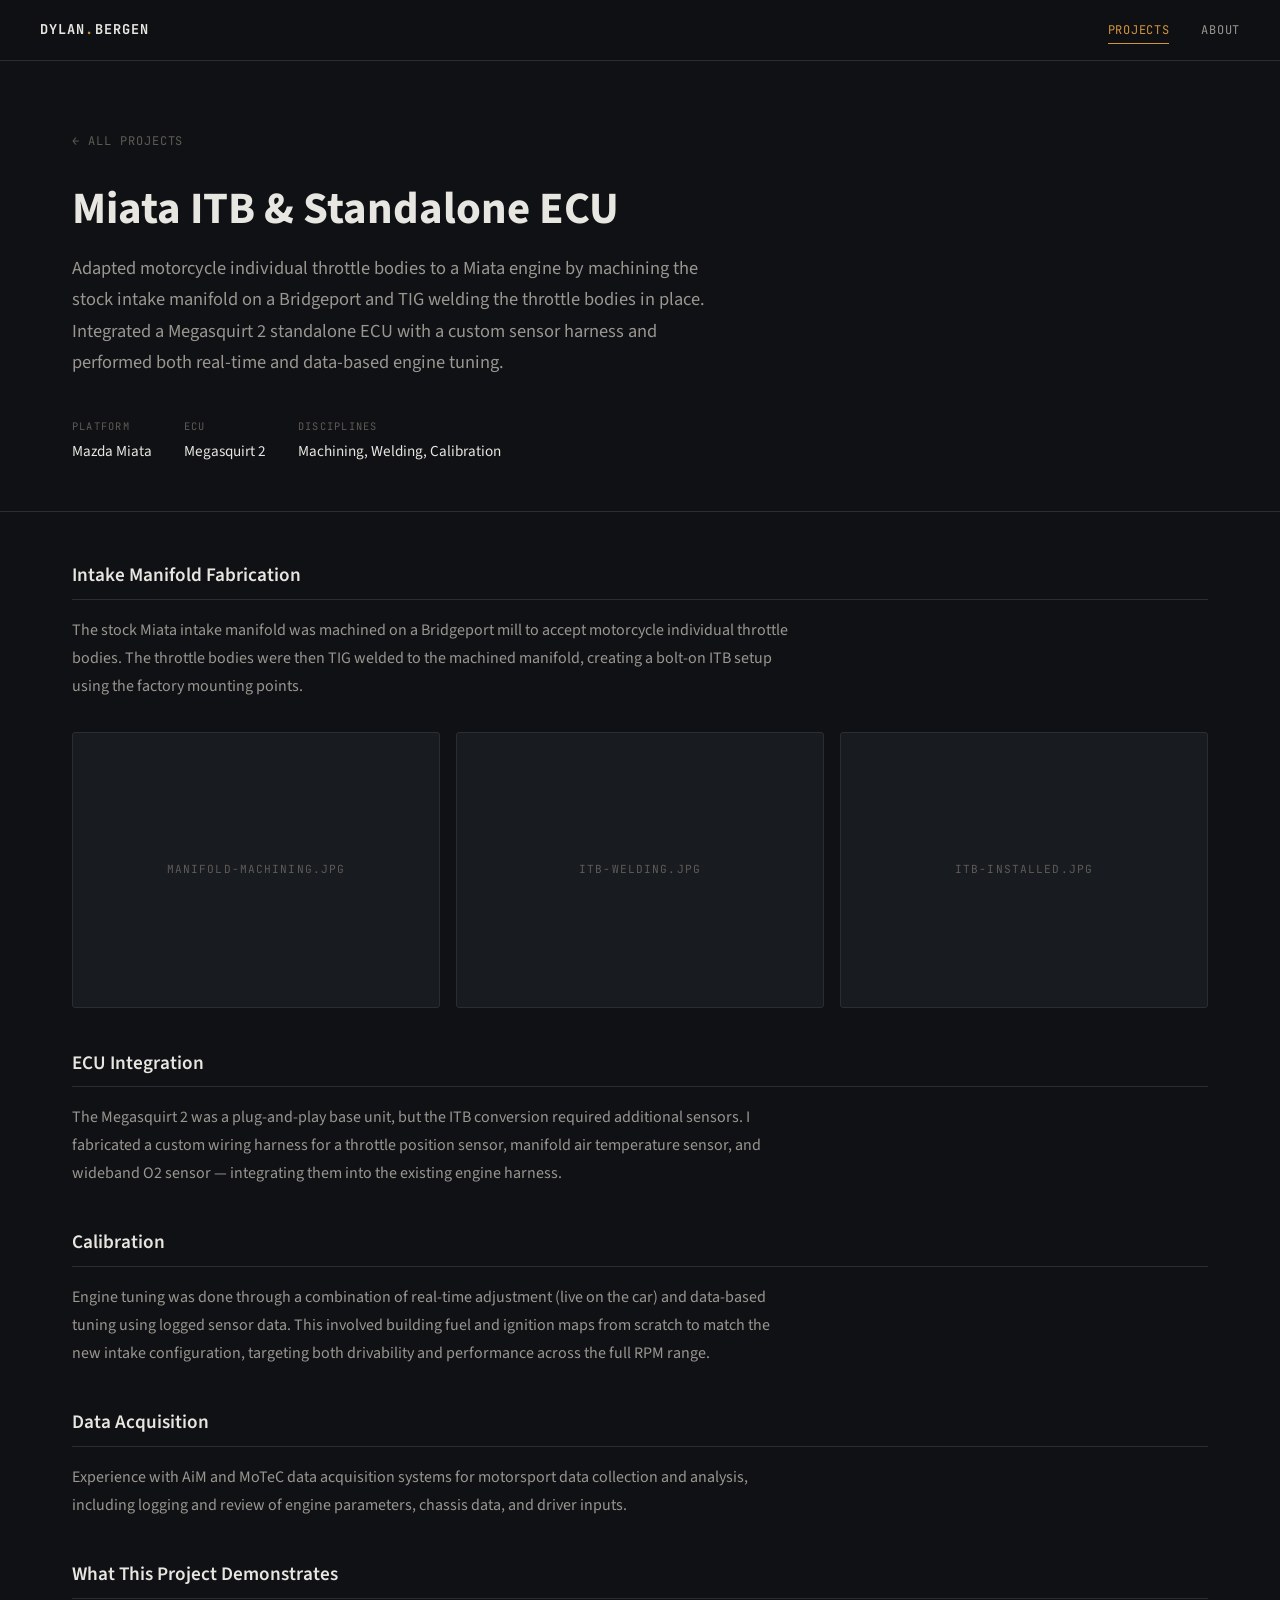
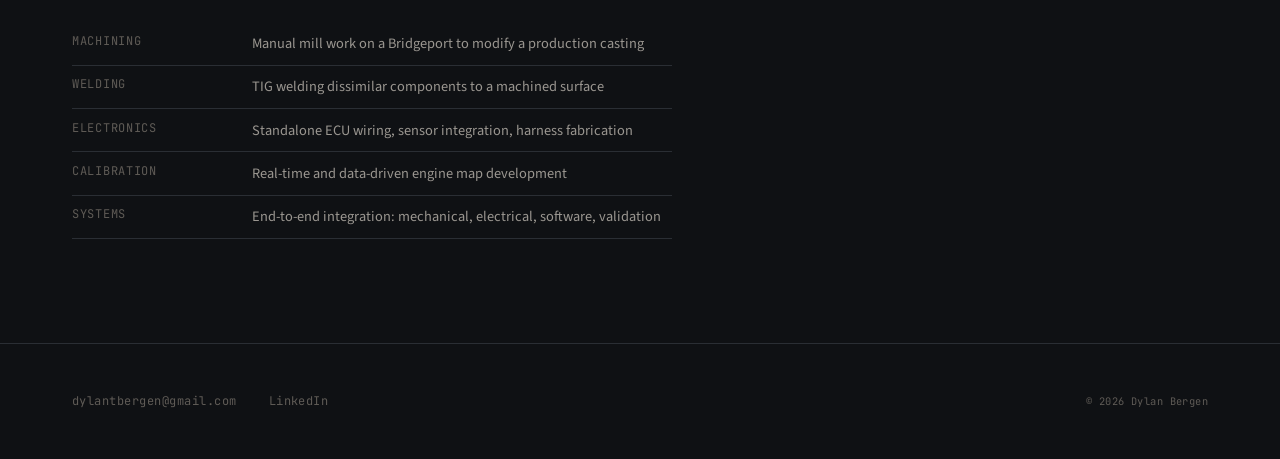
<file: projects/miata.html>
<!DOCTYPE html>
<html lang="en">
<head>
  <meta charset="UTF-8">
  <meta name="viewport" content="width=device-width, initial-scale=1.0">
  <title>Miata ITB &amp; ECU — Dylan Bergen</title>
  <link rel="stylesheet" href="../css/style.css">
</head>
<body>

  <nav class="nav">
    <div class="nav-inner">
      <a href="../index.html" class="nav-logo">Dylan<span>.</span>Bergen</a>
      <button class="nav-toggle" aria-label="Toggle navigation"><span></span><span></span><span></span></button>
      <ul class="nav-links">
        <li><a href="../index.html" class="active">Projects</a></li>
        <li><a href="../about.html">About</a></li>
      </ul>
    </div>
  </nav>

  <header class="project-hero">
    <div class="container">
      <a href="../index.html" class="project-back">&larr; All Projects</a>
      <h1>Miata ITB &amp; Standalone ECU</h1>
      <p class="hero-description">
        Adapted motorcycle individual throttle bodies to a Miata engine by machining the 
        stock intake manifold on a Bridgeport and TIG welding the throttle bodies in place. 
        Integrated a Megasquirt 2 standalone ECU with a custom sensor harness and performed 
        both real-time and data-based engine tuning.
      </p>
      <div class="project-hero-meta">
        <div class="hero-meta-item">
          <span class="hero-meta-label">Platform</span>
          <span class="hero-meta-value">Mazda Miata</span>
        </div>
        <div class="hero-meta-item">
          <span class="hero-meta-label">ECU</span>
          <span class="hero-meta-value">Megasquirt 2</span>
        </div>
        <div class="hero-meta-item">
          <span class="hero-meta-label">Disciplines</span>
          <span class="hero-meta-value">Machining, Welding, Calibration</span>
        </div>
      </div>
    </div>
  </header>

  <section class="project-content">
    <div class="container">

      <h2>Intake Manifold Fabrication</h2>
      <p>
        The stock Miata intake manifold was machined on a Bridgeport mill to accept motorcycle 
        individual throttle bodies. The throttle bodies were then TIG welded to the machined 
        manifold, creating a bolt-on ITB setup using the factory mounting points.
      </p>
      <div class="project-gallery">
        <div class="project-gallery-item">
          <span class="project-card-placeholder">manifold-machining.jpg</span>
        </div>
        <div class="project-gallery-item">
          <span class="project-card-placeholder">itb-welding.jpg</span>
        </div>
        <div class="project-gallery-item">
          <span class="project-card-placeholder">itb-installed.jpg</span>
        </div>
      </div>

      <h2>ECU Integration</h2>
      <p>
        The Megasquirt 2 was a plug-and-play base unit, but the ITB conversion required additional 
        sensors. I fabricated a custom wiring harness for a throttle position sensor, manifold air 
        temperature sensor, and wideband O2 sensor — integrating them into the existing engine 
        harness.
      </p>

      <h2>Calibration</h2>
      <p>
        Engine tuning was done through a combination of real-time adjustment (live on the car) 
        and data-based tuning using logged sensor data. This involved building fuel and ignition 
        maps from scratch to match the new intake configuration, targeting both drivability and 
        performance across the full RPM range.
      </p>

      <h2>Data Acquisition</h2>
      <p>
        Experience with AiM and MoTeC data acquisition systems for motorsport data collection 
        and analysis, including logging and review of engine parameters, chassis data, and 
        driver inputs.
      </p>

      <h2>What This Project Demonstrates</h2>
      <table class="spec-table">
        <tr><td>Machining</td><td>Manual mill work on a Bridgeport to modify a production casting</td></tr>
        <tr><td>Welding</td><td>TIG welding dissimilar components to a machined surface</td></tr>
        <tr><td>Electronics</td><td>Standalone ECU wiring, sensor integration, harness fabrication</td></tr>
        <tr><td>Calibration</td><td>Real-time and data-driven engine map development</td></tr>
        <tr><td>Systems</td><td>End-to-end integration: mechanical, electrical, software, validation</td></tr>
      </table>

    </div>
  </section>

  <footer class="footer">
    <div class="container">
      <div class="footer-inner">
        <div class="footer-contact">
          <a href="mailto:dylantbergen@gmail.com">dylantbergen@gmail.com</a>
          <a href="https://linkedin.com/in/dylanbergen" target="_blank" rel="noopener">LinkedIn</a>
        </div>
        <span class="footer-copy">&copy; 2026 Dylan Bergen</span>
      </div>
    </div>
  </footer>

  <script src="../js/main.js"></script>
</body>
</html>
</file>
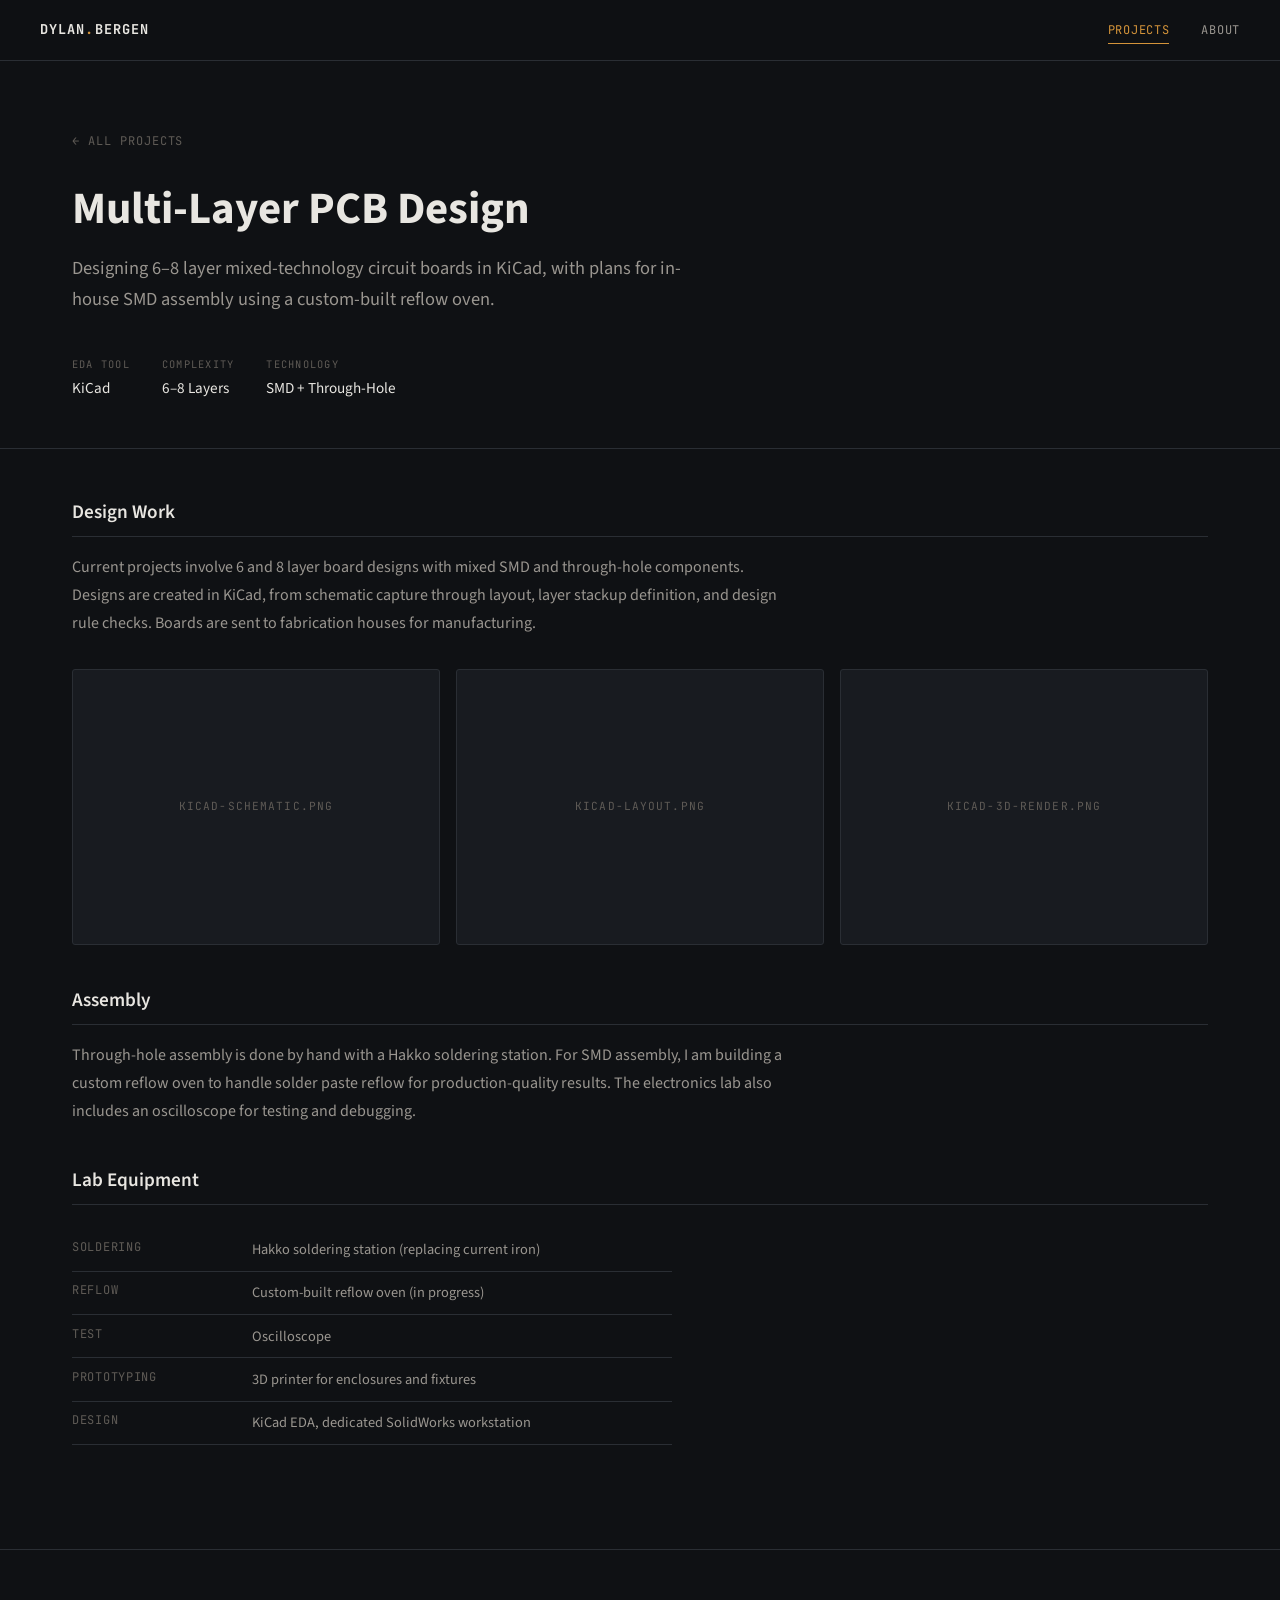
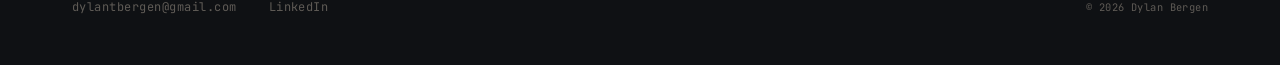
<file: projects/pcb.html>
<!DOCTYPE html>
<html lang="en">
<head>
  <meta charset="UTF-8">
  <meta name="viewport" content="width=device-width, initial-scale=1.0">
  <title>PCB Design — Dylan Bergen</title>
  <link rel="stylesheet" href="../css/style.css">
</head>
<body>

  <nav class="nav">
    <div class="nav-inner">
      <a href="../index.html" class="nav-logo">Dylan<span>.</span>Bergen</a>
      <button class="nav-toggle" aria-label="Toggle navigation"><span></span><span></span><span></span></button>
      <ul class="nav-links">
        <li><a href="../index.html" class="active">Projects</a></li>
        <li><a href="../about.html">About</a></li>
      </ul>
    </div>
  </nav>

  <header class="project-hero">
    <div class="container">
      <a href="../index.html" class="project-back">&larr; All Projects</a>
      <h1>Multi-Layer PCB Design</h1>
      <p class="hero-description">
        Designing 6–8 layer mixed-technology circuit boards in KiCad, with plans for 
        in-house SMD assembly using a custom-built reflow oven.
      </p>
      <div class="project-hero-meta">
        <div class="hero-meta-item">
          <span class="hero-meta-label">EDA Tool</span>
          <span class="hero-meta-value">KiCad</span>
        </div>
        <div class="hero-meta-item">
          <span class="hero-meta-label">Complexity</span>
          <span class="hero-meta-value">6–8 Layers</span>
        </div>
        <div class="hero-meta-item">
          <span class="hero-meta-label">Technology</span>
          <span class="hero-meta-value">SMD + Through-Hole</span>
        </div>
      </div>
    </div>
  </header>

  <section class="project-content">
    <div class="container">

      <h2>Design Work</h2>
      <p>
        Current projects involve 6 and 8 layer board designs with mixed SMD and through-hole 
        components. Designs are created in KiCad, from schematic capture through layout, 
        layer stackup definition, and design rule checks. Boards are sent to fabrication 
        houses for manufacturing.
      </p>
      <!-- PHOTO GALLERY: KiCad screenshots, layer stackups, 3D renders -->
      <div class="project-gallery">
        <div class="project-gallery-item">
          <span class="project-card-placeholder">kicad-schematic.png</span>
        </div>
        <div class="project-gallery-item">
          <span class="project-card-placeholder">kicad-layout.png</span>
        </div>
        <div class="project-gallery-item">
          <span class="project-card-placeholder">kicad-3d-render.png</span>
        </div>
      </div>

      <h2>Assembly</h2>
      <p>
        Through-hole assembly is done by hand with a Hakko soldering station. For SMD assembly, 
        I am building a custom reflow oven to handle solder paste reflow for production-quality 
        results. The electronics lab also includes an oscilloscope for testing and debugging.
      </p>

      <h2>Lab Equipment</h2>
      <table class="spec-table">
        <tr><td>Soldering</td><td>Hakko soldering station (replacing current iron)</td></tr>
        <tr><td>Reflow</td><td>Custom-built reflow oven (in progress)</td></tr>
        <tr><td>Test</td><td>Oscilloscope</td></tr>
        <tr><td>Prototyping</td><td>3D printer for enclosures and fixtures</td></tr>
        <tr><td>Design</td><td>KiCad EDA, dedicated SolidWorks workstation</td></tr>
      </table>

    </div>
  </section>

  <footer class="footer">
    <div class="container">
      <div class="footer-inner">
        <div class="footer-contact">
          <a href="mailto:dylantbergen@gmail.com">dylantbergen@gmail.com</a>
          <a href="https://linkedin.com/in/dylanbergen" target="_blank" rel="noopener">LinkedIn</a>
        </div>
        <span class="footer-copy">&copy; 2026 Dylan Bergen</span>
      </div>
    </div>
  </footer>

  <script src="../js/main.js"></script>
</body>
</html>
</file>
<file: css/style.css>
/* ============================================
   DYLAN BERGEN — Engineering Portfolio
   Aesthetic: Industrial / Utilitarian / Precision
   ============================================ */

@import url('https://fonts.googleapis.com/css2?family=JetBrains+Mono:wght@400;500;700&family=Source+Sans+3:wght@300;400;500;600;700&display=swap');

/* --- CSS Variables --- */
:root {
  --bg-primary: #0f1114;
  --bg-secondary: #181b20;
  --bg-card: #1e2228;
  --bg-card-hover: #252a31;
  --text-primary: #e8e6e1;
  --text-secondary: #9a9690;
  --text-muted: #5f5b56;
  --accent: #d4943a;
  --accent-dim: #a37229;
  --accent-glow: rgba(212, 148, 58, 0.12);
  --border: #2a2e34;
  --border-light: #353a42;
  --mono: 'JetBrains Mono', monospace;
  --sans: 'Source Sans 3', sans-serif;
  --max-width: 1200px;
  --radius: 3px;
  --transition: 0.25s ease;
}

/* --- Reset --- */
*, *::before, *::after { box-sizing: border-box; margin: 0; padding: 0; }
html { scroll-behavior: smooth; font-size: 16px; }
body {
  font-family: var(--sans);
  background: var(--bg-primary);
  color: var(--text-primary);
  line-height: 1.6;
  -webkit-font-smoothing: antialiased;
}
a { color: var(--accent); text-decoration: none; transition: color var(--transition); }
a:hover { color: var(--text-primary); }
img { max-width: 100%; height: auto; display: block; }

/* --- Layout --- */
.container { max-width: var(--max-width); margin: 0 auto; padding: 0 2rem; }

/* --- Navigation --- */
.nav {
  position: fixed;
  top: 0;
  left: 0;
  right: 0;
  z-index: 100;
  background: rgba(15, 17, 20, 0.92);
  backdrop-filter: blur(12px);
  border-bottom: 1px solid var(--border);
  padding: 0 2rem;
}
.nav-inner {
  max-width: var(--max-width);
  margin: 0 auto;
  display: flex;
  align-items: center;
  justify-content: space-between;
  height: 60px;
}
.nav-logo {
  font-family: var(--mono);
  font-size: 0.85rem;
  font-weight: 700;
  color: var(--text-primary);
  letter-spacing: 0.08em;
  text-transform: uppercase;
}
.nav-logo span { color: var(--accent); }
.nav-links { display: flex; gap: 2rem; list-style: none; }
.nav-links a {
  font-family: var(--mono);
  font-size: 0.75rem;
  color: var(--text-secondary);
  letter-spacing: 0.06em;
  text-transform: uppercase;
  padding: 0.25rem 0;
  position: relative;
}
.nav-links a::after {
  content: '';
  position: absolute;
  bottom: -2px;
  left: 0;
  width: 0;
  height: 1px;
  background: var(--accent);
  transition: width var(--transition);
}
.nav-links a:hover { color: var(--text-primary); }
.nav-links a:hover::after { width: 100%; }
.nav-links a.active { color: var(--accent); }
.nav-links a.active::after { width: 100%; }

/* Mobile nav toggle */
.nav-toggle { display: none; background: none; border: none; cursor: pointer; padding: 0.5rem; }
.nav-toggle span {
  display: block; width: 20px; height: 2px; background: var(--text-secondary);
  margin: 4px 0; transition: var(--transition);
}

/* --- Hero --- */
.hero {
  padding: 10rem 0 6rem;
  border-bottom: 1px solid var(--border);
}
.hero-label {
  font-family: var(--mono);
  font-size: 0.75rem;
  color: var(--accent);
  letter-spacing: 0.15em;
  text-transform: uppercase;
  margin-bottom: 1.5rem;
}
.hero h1 {
  font-family: var(--sans);
  font-size: clamp(2.2rem, 5vw, 3.5rem);
  font-weight: 700;
  line-height: 1.15;
  margin-bottom: 1.5rem;
  color: var(--text-primary);
}
.hero-description {
  font-size: 1.15rem;
  color: var(--text-secondary);
  max-width: 640px;
  line-height: 1.7;
  margin-bottom: 2.5rem;
}
.hero-meta {
  display: flex;
  gap: 2.5rem;
  flex-wrap: wrap;
}
.hero-meta-item {
  display: flex;
  flex-direction: column;
  gap: 0.25rem;
}
.hero-meta-label {
  font-family: var(--mono);
  font-size: 0.65rem;
  color: var(--text-muted);
  text-transform: uppercase;
  letter-spacing: 0.12em;
}
.hero-meta-value {
  font-size: 0.95rem;
  color: var(--text-primary);
}

/* --- Section Headers --- */
.section { padding: 5rem 0; }
.section-header {
  display: flex;
  align-items: baseline;
  gap: 1.5rem;
  margin-bottom: 3rem;
  border-bottom: 1px solid var(--border);
  padding-bottom: 1rem;
}
.section-number {
  font-family: var(--mono);
  font-size: 0.75rem;
  color: var(--accent);
  letter-spacing: 0.05em;
}
.section-title {
  font-family: var(--sans);
  font-size: 1.4rem;
  font-weight: 600;
  color: var(--text-primary);
}

/* --- Project Grid --- */
.project-grid {
  display: grid;
  grid-template-columns: repeat(auto-fill, minmax(340px, 1fr));
  gap: 1.5rem;
}
.project-card {
  background: var(--bg-card);
  border: 1px solid var(--border);
  border-radius: var(--radius);
  overflow: hidden;
  transition: border-color var(--transition), transform var(--transition), background var(--transition);
  display: flex;
  flex-direction: column;
}
.project-card:hover {
  border-color: var(--accent-dim);
  background: var(--bg-card-hover);
  transform: translateY(-2px);
}
.project-card-image {
  width: 100%;
  height: 220px;
  background: var(--bg-secondary);
  border-bottom: 1px solid var(--border);
  display: flex;
  align-items: center;
  justify-content: center;
  overflow: hidden;
  position: relative;
}
.project-card-image img {
  width: 100%;
  height: 100%;
  object-fit: cover;
}
.project-card-placeholder {
  font-family: var(--mono);
  font-size: 0.7rem;
  color: var(--text-muted);
  text-transform: uppercase;
  letter-spacing: 0.1em;
}
.project-card-body { padding: 1.5rem; flex: 1; display: flex; flex-direction: column; }
.project-card-category {
  font-family: var(--mono);
  font-size: 0.65rem;
  color: var(--accent);
  text-transform: uppercase;
  letter-spacing: 0.1em;
  margin-bottom: 0.5rem;
}
.project-card-title {
  font-size: 1.15rem;
  font-weight: 600;
  color: var(--text-primary);
  margin-bottom: 0.75rem;
  line-height: 1.3;
}
.project-card-desc {
  font-size: 0.9rem;
  color: var(--text-secondary);
  line-height: 1.6;
  flex: 1;
}
.project-card-tags {
  display: flex;
  flex-wrap: wrap;
  gap: 0.5rem;
  margin-top: 1.25rem;
  padding-top: 1rem;
  border-top: 1px solid var(--border);
}
.tag {
  font-family: var(--mono);
  font-size: 0.6rem;
  color: var(--text-muted);
  text-transform: uppercase;
  letter-spacing: 0.08em;
  padding: 0.2rem 0.6rem;
  border: 1px solid var(--border);
  border-radius: 2px;
}

/* --- Project Detail Page --- */
.project-hero {
  padding: 8rem 0 3rem;
  border-bottom: 1px solid var(--border);
}
.project-back {
  font-family: var(--mono);
  font-size: 0.75rem;
  color: var(--text-muted);
  text-transform: uppercase;
  letter-spacing: 0.08em;
  margin-bottom: 2rem;
  display: inline-block;
}
.project-back:hover { color: var(--accent); }
.project-hero h1 {
  font-size: clamp(1.8rem, 4vw, 2.8rem);
  font-weight: 700;
  line-height: 1.2;
  margin-bottom: 1rem;
}
.project-hero-meta {
  display: flex;
  gap: 2rem;
  flex-wrap: wrap;
  margin-top: 1.5rem;
}
.project-content { padding: 3rem 0; }
.project-content h2 {
  font-size: 1.2rem;
  font-weight: 600;
  color: var(--text-primary);
  margin: 2.5rem 0 1rem;
  padding-bottom: 0.5rem;
  border-bottom: 1px solid var(--border);
}
.project-content h2:first-child { margin-top: 0; }
.project-content p {
  font-size: 1rem;
  color: var(--text-secondary);
  line-height: 1.75;
  margin-bottom: 1rem;
  max-width: 720px;
}
.project-content ul {
  list-style: none;
  padding: 0;
  margin-bottom: 1.5rem;
}
.project-content li {
  font-size: 0.95rem;
  color: var(--text-secondary);
  padding: 0.3rem 0;
  padding-left: 1.2rem;
  position: relative;
}
.project-content li::before {
  content: '—';
  position: absolute;
  left: 0;
  color: var(--accent-dim);
}

/* Image gallery */
.project-gallery {
  display: grid;
  grid-template-columns: repeat(auto-fill, minmax(300px, 1fr));
  gap: 1rem;
  margin: 2rem 0;
}
.project-gallery-item {
  aspect-ratio: 4/3;
  background: var(--bg-secondary);
  border: 1px solid var(--border);
  border-radius: var(--radius);
  overflow: hidden;
  display: flex;
  align-items: center;
  justify-content: center;
}
.project-gallery-item img {
  width: 100%;
  height: 100%;
  object-fit: cover;
}

/* Spec table */
.spec-table {
  width: 100%;
  max-width: 600px;
  border-collapse: collapse;
  margin: 1.5rem 0;
}
.spec-table tr { border-bottom: 1px solid var(--border); }
.spec-table td {
  padding: 0.6rem 0;
  font-size: 0.9rem;
}
.spec-table td:first-child {
  font-family: var(--mono);
  font-size: 0.75rem;
  color: var(--text-muted);
  text-transform: uppercase;
  letter-spacing: 0.06em;
  width: 180px;
  vertical-align: top;
}
.spec-table td:last-child { color: var(--text-secondary); }

/* --- About Page --- */
.about-grid {
  display: grid;
  grid-template-columns: 1fr 1fr;
  gap: 4rem;
}
.about-text p {
  font-size: 1rem;
  color: var(--text-secondary);
  line-height: 1.75;
  margin-bottom: 1rem;
}
.skills-grid {
  display: grid;
  grid-template-columns: 1fr;
  gap: 2rem;
}
.skill-group-label {
  font-family: var(--mono);
  font-size: 0.7rem;
  color: var(--accent);
  text-transform: uppercase;
  letter-spacing: 0.1em;
  margin-bottom: 0.75rem;
}
.skill-group-items {
  font-size: 0.9rem;
  color: var(--text-secondary);
  line-height: 1.8;
}

/* --- Contact / Footer --- */
.footer {
  border-top: 1px solid var(--border);
  padding: 3rem 0;
  margin-top: 2rem;
}
.footer-inner {
  display: flex;
  justify-content: space-between;
  align-items: center;
  flex-wrap: wrap;
  gap: 1rem;
}
.footer-contact {
  display: flex;
  gap: 2rem;
  flex-wrap: wrap;
}
.footer-contact a {
  font-family: var(--mono);
  font-size: 0.75rem;
  color: var(--text-muted);
  letter-spacing: 0.04em;
}
.footer-contact a:hover { color: var(--accent); }
.footer-copy {
  font-family: var(--mono);
  font-size: 0.65rem;
  color: var(--text-muted);
  letter-spacing: 0.04em;
}

/* --- Responsive --- */
@media (max-width: 768px) {
  .nav-links { display: none; }
  .nav-links.open {
    display: flex;
    flex-direction: column;
    position: absolute;
    top: 60px;
    left: 0;
    right: 0;
    background: rgba(15, 17, 20, 0.98);
    border-bottom: 1px solid var(--border);
    padding: 1.5rem 2rem;
    gap: 1rem;
  }
  .nav-toggle { display: block; }
  .hero { padding: 7rem 0 4rem; }
  .hero-meta { gap: 1.5rem; }
  .project-grid { grid-template-columns: 1fr; }
  .about-grid { grid-template-columns: 1fr; gap: 2rem; }
  .project-gallery { grid-template-columns: 1fr; }
  .section { padding: 3rem 0; }
}
</file>
